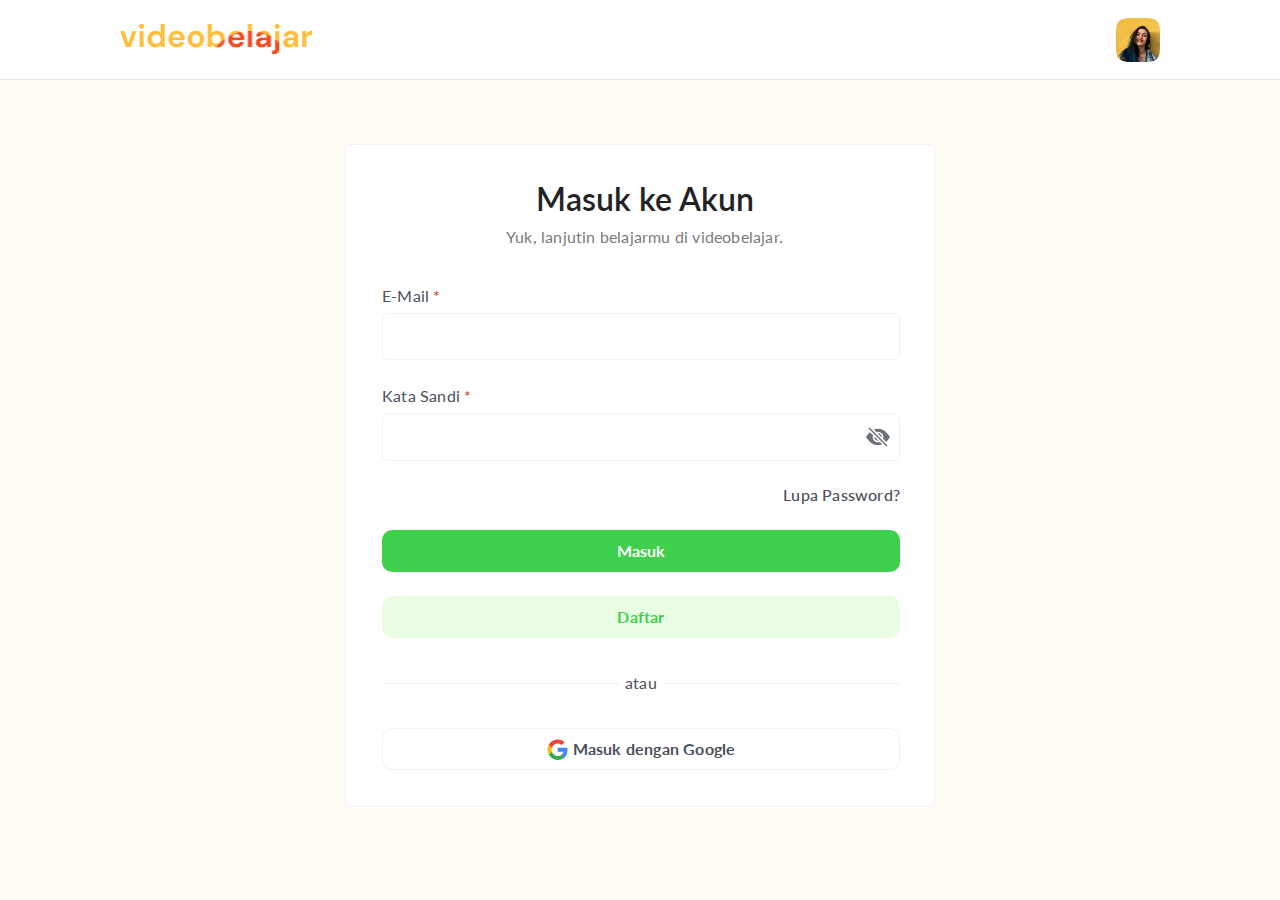
<file: index.html>
<!DOCTYPE html>
<html lang="en">
  <head>
    <meta charset="UTF-8" />
    <meta name="viewport" content="width=device-width, initial-scale=1.0" />
    <title>Video Belajar Login</title>
    <link rel="stylesheet" href="/src/index.css" />
  </head>
  <body>
    <!-- Navbar Start -->
    <nav class="navbar">
      <div class="logo">
        <a href="/index.html">
          <img src="/src/img/Logo.png" alt="videobelajar" />
        </a>
        <img src="/src/img/Avatar.png" alt="avatar" onclick="toggleMenu()" />
        <div class="sub-menu-container" id="subMenu">
          <div class="sub-menu">
            <div class="user-info">
              <img src="/src/img/Avatar.png" alt="avatar" />
              <h2>Jenna Ortega</h2>
            </div>
            <hr />

            <a href="/beranda.html" class="sub-menu-link"
              >Home <span>></span></a
            >
            <a href="/index.html" class="sub-menu-link">Login <span>></span></a>
            <a href="/register.html" class="sub-menu-link"
              >Daftar <span>></span></a
            >
          </div>
        </div>
      </div>
    </nav>
    <!-- Navbar Ends -->

    <!-- Section Start -->
    <section class="container">
      <div class="login-container">
        <div class="login-content">
          <h3>Masuk ke Akun</h3>
          <p>Yuk, lanjutin belajarmu di videobelajar.</p>
        </div>
        <form class="form-container">
          <div class="form-group">
            <label for="email">E-Mail <span>*</span></label>
            <input type="email" required />
          </div>
          <div class="form-group">
            <label for="password">Kata Sandi <span>*</span></label>
            <div class="password-container">
              <input id="password" type="password" required />
              <div id="togglePassword" class="toggle-password">
                <svg
                  xmlns="http://www.w3.org/2000/svg"
                  width="24"
                  height="24"
                  fill="currentColor"
                  class="bi bi-eye-slash-fill"
                  viewBox="0 0 16 16"
                >
                  <path
                    d="m10.79 12.912-1.614-1.615a3.5 3.5 0 0 1-4.474-4.474l-2.06-2.06C.938 6.278 0 8 0 8s3 5.5 8 5.5a7 7 0 0 0 2.79-.588M5.21 3.088A7 7 0 0 1 8 2.5c5 0 8 5.5 8 5.5s-.939 1.721-2.641 3.238l-2.062-2.062a3.5 3.5 0 0 0-4.474-4.474z"
                  />
                  <path
                    d="M5.525 7.646a2.5 2.5 0 0 0 2.829 2.829zm4.95.708-2.829-2.83a2.5 2.5 0 0 1 2.829 2.829zm3.171 6-12-12 .708-.708 12 12z"
                  />
                </svg>
              </div>
            </div>
          </div>
          <div class="forgot-password">
            <a href="/forgot-password.html">Lupa Password?</a>
          </div>
          <div class="loginbtn">
            <button type="submit">Masuk</button>
          </div>
          <div class="signupbtn">
            <a href="/register.html"><button type="button">Daftar</button></a>
          </div>
          <div class="divider">
            <span class="divider-text">atau</span>
          </div>
          <div class="googlebtn">
            <button type="button">
              <svg
                width="21"
                height="21"
                viewBox="0 0 21 21"
                fill="none"
                xmlns="http://www.w3.org/2000/svg"
              >
                <path
                  d="M20.4905 10.926C20.4905 10.0874 20.4224 9.47543 20.2752 8.84082H10.6992V12.6258H16.3201C16.2068 13.5664 15.5948 14.983 14.2349 15.9349L14.2159 16.0616L17.2436 18.4071L17.4534 18.4281C19.3798 16.6489 20.4905 14.0311 20.4905 10.926Z"
                  fill="#4285F4"
                ></path>
                <path
                  d="M10.6992 20.8983C13.453 20.8983 15.7648 19.9917 17.4534 18.4279L14.2349 15.9347C13.3737 16.5353 12.2177 16.9546 10.6992 16.9546C8.00211 16.9546 5.71297 15.1754 4.89695 12.7163L4.77734 12.7265L1.62906 15.1629L1.58789 15.2774C3.26508 18.6091 6.71016 20.8983 10.6992 20.8983Z"
                  fill="#34A853"
                ></path>
                <path
                  d="M4.89695 12.7164C4.68164 12.0818 4.55703 11.4018 4.55703 10.6993C4.55703 9.9966 4.68164 9.31668 4.88562 8.68207L4.87992 8.54691L1.69219 6.07129L1.58789 6.1209C0.896641 7.50348 0.5 9.05605 0.5 10.6993C0.5 12.3425 0.896641 13.895 1.58789 15.2775L4.89695 12.7164Z"
                  fill="#FBBC05"
                ></path>
                <path
                  d="M10.6992 4.44367C12.6144 4.44367 13.9062 5.27094 14.6429 5.96227L17.5213 3.1518C15.7535 1.50859 13.453 0.5 10.6992 0.5C6.71016 0.5 3.26508 2.78914 1.58789 6.12086L4.88563 8.68203C5.71297 6.22289 8.00211 4.44367 10.6992 4.44367Z"
                  fill="#EB4335"
                ></path>
              </svg>
              Masuk dengan Google
            </button>
          </div>
        </form>
      </div>
    </section>
    <!-- Section End -->

    <!-- Javascript Start -->
    <script>
      const subMenu = document.getElementById("subMenu");

      function toggleMenu() {
        subMenu.classList.toggle("open-menu");
      }

      const togglePassword = document.getElementById("togglePassword");
      const passwordInput = document.getElementById("password");

      togglePassword.addEventListener("click", () => {
        const isPassword = passwordInput.type === "password";
        passwordInput.type = isPassword ? "text" : "password";
        togglePassword.innerHTML = isPassword
          ? `
            <svg
            xmlns="http://www.w3.org/2000/svg"
            width="24"
            height="24"
            fill="currentColor"
            class="bi bi-eye-fill"
            viewBox="0 0 16 16"
            >
            <path d="M10.5 8a2.5 2.5 0 1 1-5 0 2.5 2.5 0 0 1 5 0" />
            <path d="M0 8s3-5.5 8-5.5S16 8 16 8s-3 5.5-8 5.5S0 8 0 8m8 3.5a3.5 3.5 0 1 0 0-7 3.5 3.5 0 0 0 0 7" />
            </svg>
            `
          : `
            <svg
            xmlns="http://www.w3.org/2000/svg"
            width="24"
            height="24"
            fill="currentColor"
            class="bi bi-eye-slash-fill"
            viewBox="0 0 16 16"
            >
            <path
            d="m10.79 12.912-1.614-1.615a3.5 3.5 0 0 1-4.474-4.474l-2.06-2.06C.938 6.278 0 8 0 8s3 5.5 8 5.5a7 7 0 0 0 2.79-.588M5.21 3.088A7 7 0 0 1 8 2.5c5 0 8 5.5 8 5.5s-.939 1.721-2.641 3.238l-2.062-2.062a3.5 3.5 0 0 0-4.474-4.474z"
            />
            <path
            d="M5.525 7.646a2.5 2.5 0 0 0 2.829 2.829zm4.95.708-2.829-2.83a2.5 2.5 0 0 1 2.829 2.829zm3.171 6-12-12 .708-.708 12 12z"
            />
            </svg>
            `;
      });
    </script>
    <!-- Javascript End -->
  </body>
</html>
</file>
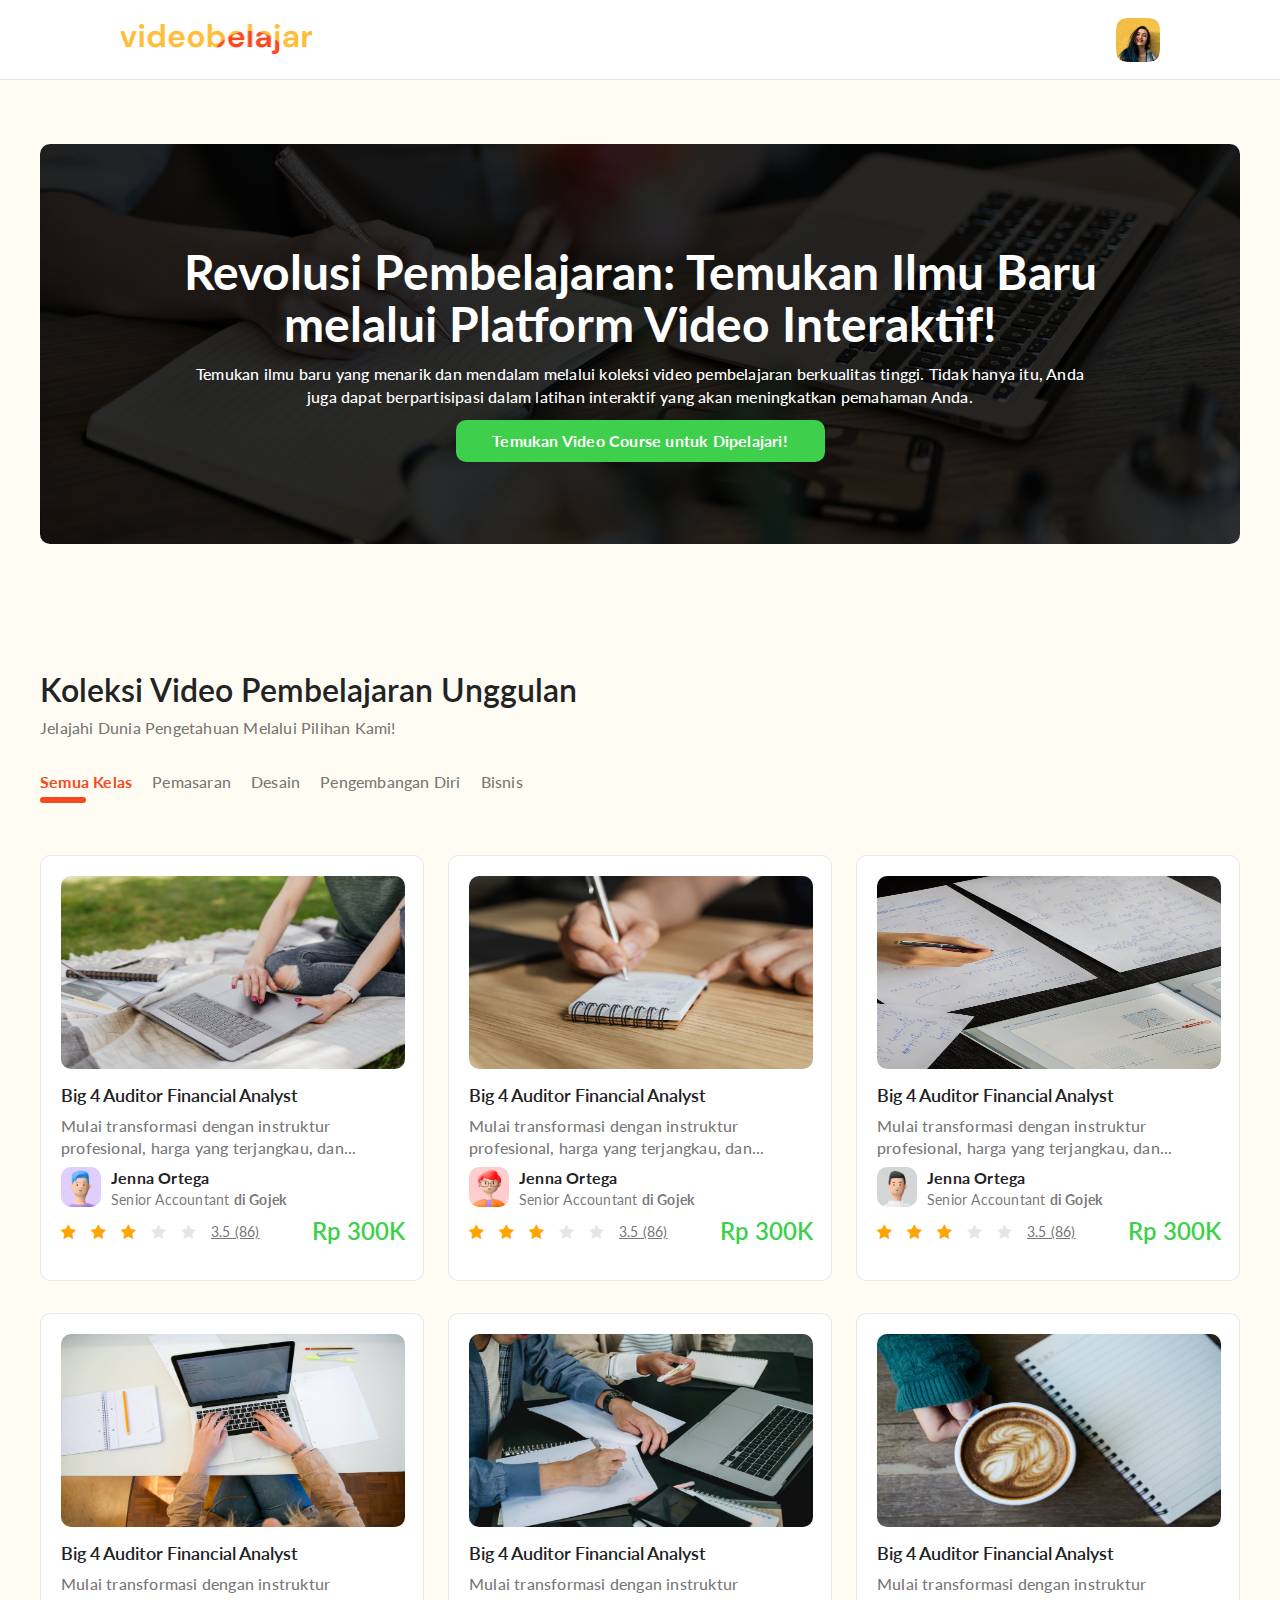
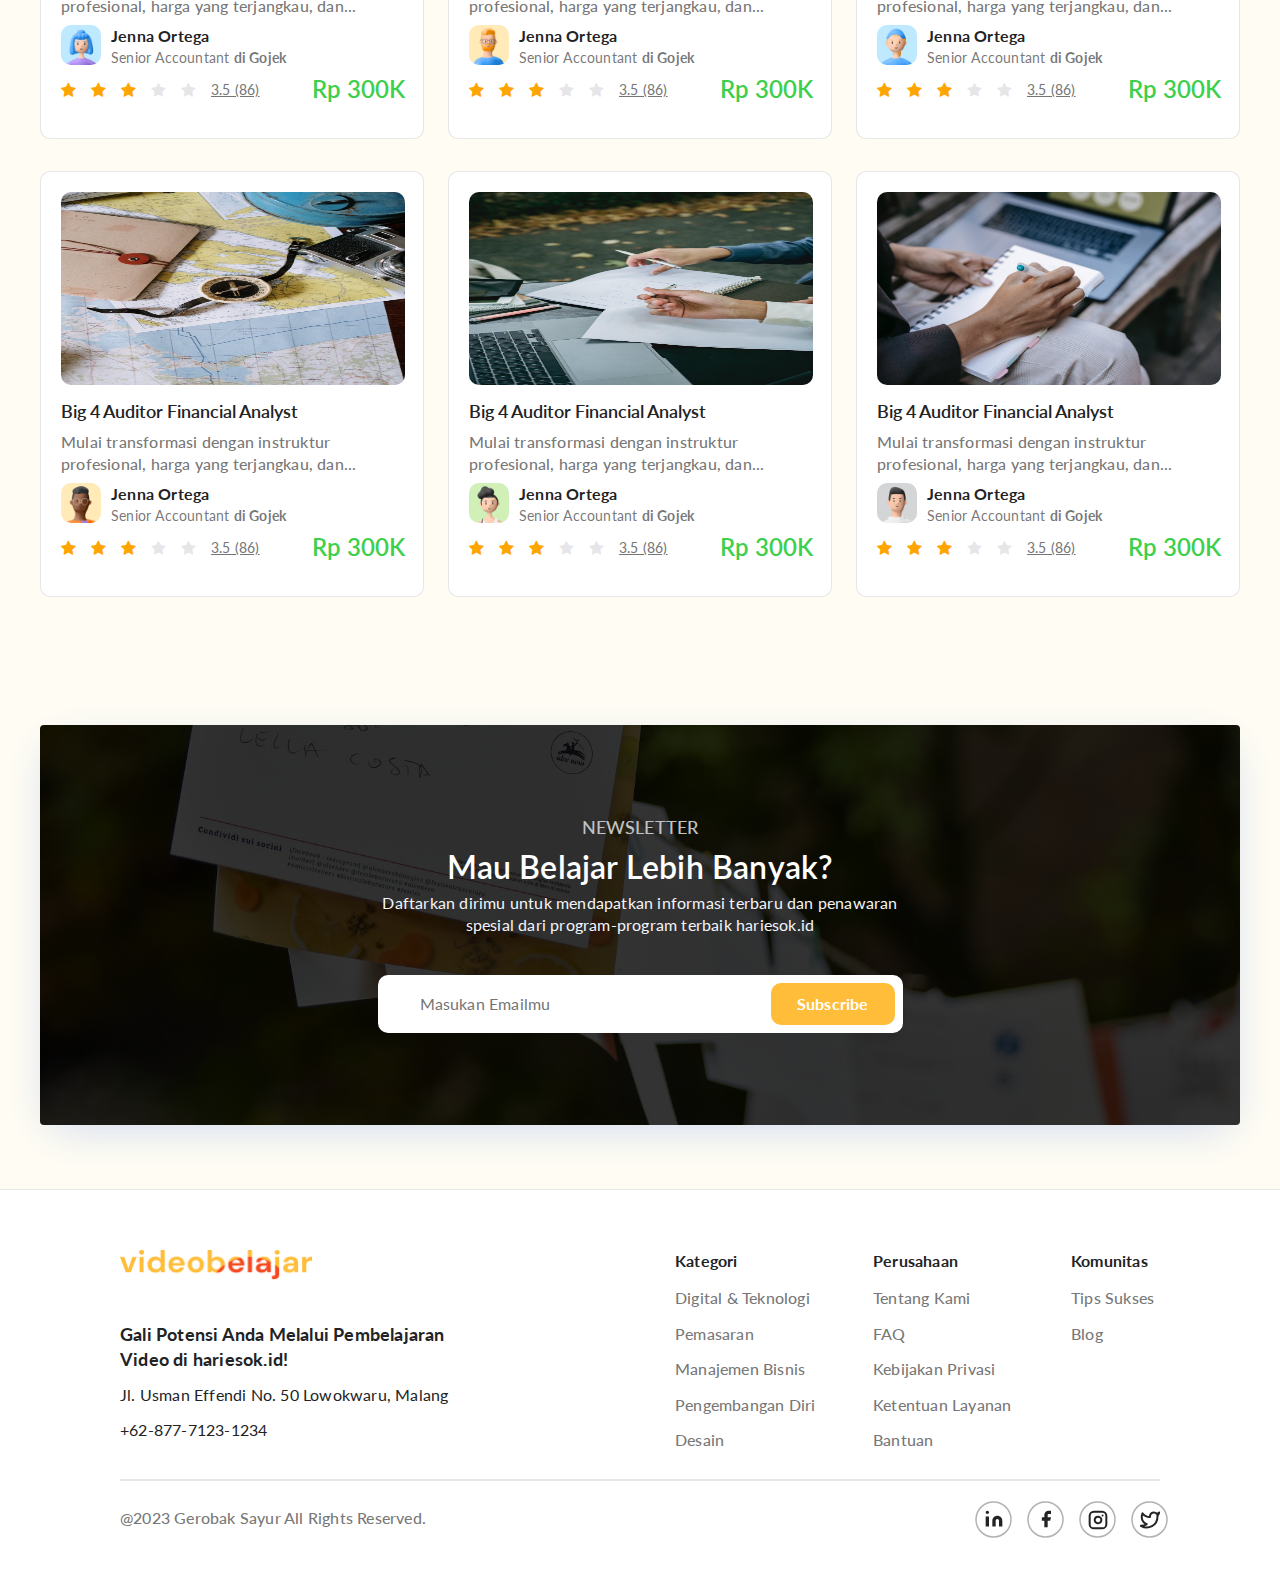
<file: beranda.html>
<!DOCTYPE html>
<html lang="en">
  <head>
    <meta charset="UTF-8" />
    <meta name="viewport" content="width=device-width, initial-scale=1.0" />
    <title>Video Belajar</title>
    <link rel="stylesheet" href="/src/beranda.css" />
    <link
      rel="stylesheet"
      href="https://cdnjs.cloudflare.com/ajax/libs/font-awesome/4.7.0/css/font-awesome.min.css"
    />
  </head>
  <body>
    <!-- Navbar Start -->
    <nav class="navbar">
      <div class="logo">
        <a href="/index.html">
          <img src="/src/img/Logo.png" alt="videobelajar" />
        </a>
        <img src="/src/img/Avatar.png" alt="avatar" onclick="toggleMenu()" />
        <div class="sub-menu-container" id="subMenu">
          <div class="sub-menu">
            <div class="user-info">
              <img src="/src/img/Avatar.png" alt="avatar" />
              <h2>Jenna Ortega</h2>
            </div>
            <hr />

            <a href="/beranda.html" class="sub-menu-link"
              >Home <span>></span></a
            >
            <a href="/index.html" class="sub-menu-link">Login <span>></span></a>
            <a href="/register.html" class="sub-menu-link"
              >Daftar <span>></span></a
            >
          </div>
        </div>
      </div>
    </nav>
    <!-- Navbar End -->

    <!-- Hero Start -->
    <section class="container">
      <div class="hero-container">
        <div class="hero-content">
          <h1>
            Revolusi Pembelajaran: Temukan Ilmu Baru melalui Platform Video
            Interaktif!
          </h1>
          <p>
            Temukan ilmu baru yang menarik dan mendalam melalui koleksi video
            pembelajaran berkualitas tinggi. Tidak hanya itu, Anda juga dapat
            berpartisipasi dalam latihan interaktif yang akan meningkatkan
            pemahaman Anda.
          </p>
          <button type="submit">Temukan Video Course untuk Dipelajari!</button>
        </div>
      </div>
    </section>
    <!-- Hero End -->

    <!-- Section Start -->
    <section class="container">
      <div class="section-container">
        <div class="content-header">
          <h2>Koleksi Video Pembelajaran Unggulan</h2>
          <p>Jelajahi Dunia Pengetahuan Melalui Pilihan Kami!</p>
        </div>

        <!-- Kategori Start -->
        <div class="category-container">
          <a class="active" href="#">Semua Kelas</a>
          <a href="#">Pemasaran</a>
          <a href="#">Desain</a>
          <a href="#">Pengembangan Diri</a>
          <a href="#">Bisnis</a>
        </div>
        <!-- Kategori End -->

        <!-- Card Start -->
        <!-- Card Column 1 Start -->
        <div class="card-container">
          <!-- Card 1 Start -->
          <div class="card">
            <img src="/src/img/Card1.jpg" alt="Card" />

            <div class="card-content">
              <h3>Big 4 Auditor Financial Analyst</h3>
              <p>
                Mulai transformasi dengan instruktur profesional, harga yang
                terjangkau, dan...
              </p>

              <div class="card-user">
                <img src="/src/img/User1.png" alt="User" />
                <div class="user">
                  <h6>Jenna Ortega</h6>
                  <p>Senior Accountant <span>di Gojek</span></p>
                </div>
              </div>

              <div class="card-rate">
                <div class="rating">
                  <span class="fa fa-star checked"></span>
                  <span class="fa fa-star checked"></span>
                  <span class="fa fa-star checked"></span>
                  <span class="fa fa-star"></span>
                  <span class="fa fa-star"></span>
                  <h6>3.5 (86)</h6>
                </div>
                <div class="price">Rp 300K</div>
              </div>
            </div>
          </div>
          <!-- Card 1 End -->

          <!-- Card 2 Start -->
          <div class="card">
            <img src="/src/img/Card2.jpg" alt="Card" />

            <div class="card-content">
              <h3>Big 4 Auditor Financial Analyst</h3>
              <p>
                Mulai transformasi dengan instruktur profesional, harga yang
                terjangkau, dan...
              </p>

              <div class="card-user">
                <img src="/src/img/User2.png" alt="User" />
                <div class="user">
                  <h6>Jenna Ortega</h6>
                  <p>Senior Accountant <span>di Gojek</span></p>
                </div>
              </div>

              <div class="card-rate">
                <div class="rating">
                  <span class="fa fa-star checked"></span>
                  <span class="fa fa-star checked"></span>
                  <span class="fa fa-star checked"></span>
                  <span class="fa fa-star"></span>
                  <span class="fa fa-star"></span>
                  <h6>3.5 (86)</h6>
                </div>
                <div class="price">Rp 300K</div>
              </div>
            </div>
          </div>
          <!-- Card 2 End -->

          <!-- Card 3 Start -->
          <div class="card">
            <img src="/src/img/Card3.jpg" alt="Card" />

            <div class="card-content">
              <h3>Big 4 Auditor Financial Analyst</h3>
              <p>
                Mulai transformasi dengan instruktur profesional, harga yang
                terjangkau, dan...
              </p>

              <div class="card-user">
                <img src="/src/img/User3.png" alt="User" />
                <div class="user">
                  <h6>Jenna Ortega</h6>
                  <p>Senior Accountant <span>di Gojek</span></p>
                </div>
              </div>

              <div class="card-rate">
                <div class="rating">
                  <span class="fa fa-star checked"></span>
                  <span class="fa fa-star checked"></span>
                  <span class="fa fa-star checked"></span>
                  <span class="fa fa-star"></span>
                  <span class="fa fa-star"></span>
                  <h6>3.5 (86)</h6>
                </div>
                <div class="price">Rp 300K</div>
              </div>
            </div>
          </div>
          <!-- Card 3 End -->
        </div>
        <!-- Card Column 1 End -->

        <!-- Card Column 2 Start -->
        <div class="card-container">
          <!-- Card 1 Start -->
          <div class="card">
            <img src="/src/img/Card4.jpg" alt="Card" />

            <div class="card-content">
              <h3>Big 4 Auditor Financial Analyst</h3>
              <p>
                Mulai transformasi dengan instruktur profesional, harga yang
                terjangkau, dan...
              </p>

              <div class="card-user">
                <img src="/src/img/User4.png" alt="User" />
                <div class="user">
                  <h6>Jenna Ortega</h6>
                  <p>Senior Accountant <span>di Gojek</span></p>
                </div>
              </div>

              <div class="card-rate">
                <div class="rating">
                  <span class="fa fa-star checked"></span>
                  <span class="fa fa-star checked"></span>
                  <span class="fa fa-star checked"></span>
                  <span class="fa fa-star"></span>
                  <span class="fa fa-star"></span>
                  <h6>3.5 (86)</h6>
                </div>
                <div class="price">Rp 300K</div>
              </div>
            </div>
          </div>
          <!-- Card 1 End -->

          <!-- Card 2 Start -->
          <div class="card">
            <img src="/src/img/Card5.jpg" alt="Card" />

            <div class="card-content">
              <h3>Big 4 Auditor Financial Analyst</h3>
              <p>
                Mulai transformasi dengan instruktur profesional, harga yang
                terjangkau, dan...
              </p>

              <div class="card-user">
                <img src="/src/img/User5.png" alt="User" />
                <div class="user">
                  <h6>Jenna Ortega</h6>
                  <p>Senior Accountant <span>di Gojek</span></p>
                </div>
              </div>

              <div class="card-rate">
                <div class="rating">
                  <span class="fa fa-star checked"></span>
                  <span class="fa fa-star checked"></span>
                  <span class="fa fa-star checked"></span>
                  <span class="fa fa-star"></span>
                  <span class="fa fa-star"></span>
                  <h6>3.5 (86)</h6>
                </div>
                <div class="price">Rp 300K</div>
              </div>
            </div>
          </div>
          <!-- Card 2 End -->

          <!-- Card 3 Start -->
          <div class="card">
            <img src="/src/img/Card6.jpg" alt="Card" />

            <div class="card-content">
              <h3>Big 4 Auditor Financial Analyst</h3>
              <p>
                Mulai transformasi dengan instruktur profesional, harga yang
                terjangkau, dan...
              </p>

              <div class="card-user">
                <img src="/src/img/User6.png" alt="User" />
                <div class="user">
                  <h6>Jenna Ortega</h6>
                  <p>Senior Accountant <span>di Gojek</span></p>
                </div>
              </div>

              <div class="card-rate">
                <div class="rating">
                  <span class="fa fa-star checked"></span>
                  <span class="fa fa-star checked"></span>
                  <span class="fa fa-star checked"></span>
                  <span class="fa fa-star"></span>
                  <span class="fa fa-star"></span>
                  <h6>3.5 (86)</h6>
                </div>
                <div class="price">Rp 300K</div>
              </div>
            </div>
          </div>
          <!-- Card 3 End -->
        </div>
        <!-- Card Column 2 End -->

        <!-- Card Column 3 Start -->
        <div class="card-container">
          <!-- Card 1 Start -->
          <div class="card">
            <img src="/src/img/Card7.jpg" alt="Card" />

            <div class="card-content">
              <h3>Big 4 Auditor Financial Analyst</h3>
              <p>
                Mulai transformasi dengan instruktur profesional, harga yang
                terjangkau, dan...
              </p>

              <div class="card-user">
                <img src="/src/img/User7.png" alt="User" />
                <div class="user">
                  <h6>Jenna Ortega</h6>
                  <p>Senior Accountant <span>di Gojek</span></p>
                </div>
              </div>

              <div class="card-rate">
                <div class="rating">
                  <span class="fa fa-star checked"></span>
                  <span class="fa fa-star checked"></span>
                  <span class="fa fa-star checked"></span>
                  <span class="fa fa-star"></span>
                  <span class="fa fa-star"></span>
                  <h6>3.5 (86)</h6>
                </div>
                <div class="price">Rp 300K</div>
              </div>
            </div>
          </div>
          <!-- Card 1 End -->

          <!-- Card 2 Start -->
          <div class="card">
            <img src="/src/img/Card8.jpg" alt="Card" />

            <div class="card-content">
              <h3>Big 4 Auditor Financial Analyst</h3>
              <p>
                Mulai transformasi dengan instruktur profesional, harga yang
                terjangkau, dan...
              </p>

              <div class="card-user">
                <img src="/src/img/User8.png" alt="User" />
                <div class="user">
                  <h6>Jenna Ortega</h6>
                  <p>Senior Accountant <span>di Gojek</span></p>
                </div>
              </div>

              <div class="card-rate">
                <div class="rating">
                  <span class="fa fa-star checked"></span>
                  <span class="fa fa-star checked"></span>
                  <span class="fa fa-star checked"></span>
                  <span class="fa fa-star"></span>
                  <span class="fa fa-star"></span>
                  <h6>3.5 (86)</h6>
                </div>
                <div class="price">Rp 300K</div>
              </div>
            </div>
          </div>
          <!-- Card 2 End -->

          <!-- Card 3 Start -->
          <div class="card">
            <img src="/src/img/Card9.jpg" alt="Card" />

            <div class="card-content">
              <h3>Big 4 Auditor Financial Analyst</h3>
              <p>
                Mulai transformasi dengan instruktur profesional, harga yang
                terjangkau, dan...
              </p>

              <div class="card-user">
                <img src="/src/img/User9.png" alt="User" />
                <div class="user">
                  <h6>Jenna Ortega</h6>
                  <p>Senior Accountant <span>di Gojek</span></p>
                </div>
              </div>

              <div class="card-rate">
                <div class="rating">
                  <span class="fa fa-star checked"></span>
                  <span class="fa fa-star checked"></span>
                  <span class="fa fa-star checked"></span>
                  <span class="fa fa-star"></span>
                  <span class="fa fa-star"></span>
                  <h6>3.5 (86)</h6>
                </div>
                <div class="price">Rp 300K</div>
              </div>
            </div>
          </div>
          <!-- Card 3 End -->
        </div>
        <!-- Card Column 3 End -->
        <!-- Card End -->
      </div>
    </section>
    <!-- Section End -->

    <!-- Newsletter Start -->
    <section class="container">
      <div class="newsletter">
        <div class="newsletter-container">
          <div class="newsletter-content">
            <h2>NEWSLETTER</h2>
            <h1>Mau Belajar Lebih Banyak?</h1>
            <p>
              Daftarkan dirimu untuk mendapatkan informasi terbaru dan penawaran
              spesial dari program-program terbaik hariesok.id
            </p>
          </div>
          <div class="newsletter-form">
            <input type="email" placeholder="Masukan Emailmu" />
            <button type="submit">Subscribe</button>
          </div>
        </div>
      </div>
    </section>
    <!-- Newsletter End -->

    <!-- Footer Start -->
    <footer class="footer">
      <div class="footer-container">
        <div class="footer-content">
          <div class="footer-logo">
            <img src="/src/img/Logo.png" alt="videobelajar" />
          </div>
          <div class="address">
            <h3>
              Gali Potensi Anda Melalui Pembelajaran Video di hariesok.id!
            </h3>
            <address>Jl. Usman Effendi No. 50 Lowokwaru, Malang</address>
            <p>+62-877-7123-1234</p>
          </div>
        </div>
        <div class="footer-link">
          <div class="footer-category">
            <h3>Kategori</h3>
            <div class="category-link">
              <a href="#">Digital & Teknologi</a>
              <a href="#">Pemasaran</a>
              <a href="#">Manajemen Bisnis</a>
              <a href="#">Pengembangan Diri</a>
              <a href="#">Desain</a>
            </div>
          </div>
          <div class="footer-category">
            <h3>Perusahaan</h3>
            <div class="category-link">
              <a href="#">Tentang Kami</a>
              <a href="#">FAQ</a>
              <a href="#">Kebijakan Privasi</a>
              <a href="#">Ketentuan Layanan</a>
              <a href="#">Bantuan</a>
            </div>
          </div>
          <div class="footer-category">
            <h3>Komunitas</h3>
            <div class="category-link">
              <a href="#">Tips Sukses</a>
              <a href="#">Blog</a>
            </div>
          </div>
          <div class="footer-category-responsive">
            <a href="#"
              >Kategori
              <span
                ><svg
                  width="8"
                  height="12"
                  viewBox="0 0 8 12"
                  fill="none"
                  xmlns="http://www.w3.org/2000/svg"
                >
                  <path
                    d="M0.589844 10.59L5.16984 6L0.589844 1.41L1.99984 0L7.99984 6L1.99984 12L0.589844 10.59Z"
                    fill="#3A3541"
                    fill-opacity="0.54"
                  />
                </svg> </span
            ></a>
            <a href="#"
              >Perusahaan
              <span
                ><svg
                  width="8"
                  height="12"
                  viewBox="0 0 8 12"
                  fill="none"
                  xmlns="http://www.w3.org/2000/svg"
                >
                  <path
                    d="M0.589844 10.59L5.16984 6L0.589844 1.41L1.99984 0L7.99984 6L1.99984 12L0.589844 10.59Z"
                    fill="#3A3541"
                    fill-opacity="0.54"
                  />
                </svg> </span
            ></a>
            <a href="#"
              >Komunitas
              <span
                ><svg
                  width="8"
                  height="12"
                  viewBox="0 0 8 12"
                  fill="none"
                  xmlns="http://www.w3.org/2000/svg"
                >
                  <path
                    d="M0.589844 10.59L5.16984 6L0.589844 1.41L1.99984 0L7.99984 6L1.99984 12L0.589844 10.59Z"
                    fill="#3A3541"
                    fill-opacity="0.54"
                  />
                </svg> </span
            ></a>
          </div>
        </div>
      </div>

      <div class="solid">
        <hr />
      </div>

      <div class="footer-bottom">
        <div class="copyright">@2023 Gerobak Sayur All Rights Reserved.</div>
        <div class="social-link">
          <a href="#"
            ><svg
              width="37"
              height="37"
              viewBox="0 0 37 37"
              fill="none"
              xmlns="http://www.w3.org/2000/svg"
            >
              <path
                opacity="0.35"
                fill-rule="evenodd"
                clip-rule="evenodd"
                d="M18.5 36C28.165 36 36 28.165 36 18.5C36 8.83502 28.165 1 18.5 1C8.83502 1 1 8.83502 1 18.5C1 28.165 8.83502 36 18.5 36Z"
                stroke="#222325"
                stroke-width="1.5"
              />
              <path
                d="M22.334 14.6665C23.6601 14.6665 24.9318 15.1933 25.8695 16.131C26.8072 17.0687 27.334 18.3404 27.334 19.6665V25.4998H24.0007V19.6665C24.0007 19.2245 23.8251 18.8006 23.5125 18.488C23.1999 18.1754 22.776 17.9998 22.334 17.9998C21.892 17.9998 21.468 18.1754 21.1555 18.488C20.8429 18.8006 20.6673 19.2245 20.6673 19.6665V25.4998H17.334V19.6665C17.334 18.3404 17.8608 17.0687 18.7985 16.131C19.7361 15.1933 21.0079 14.6665 22.334 14.6665Z"
                fill="#222325"
              />
              <path
                d="M13.9993 15.5H10.666V25.5H13.9993V15.5Z"
                fill="#222325"
              />
              <path
                d="M12.3327 12.9998C13.2532 12.9998 13.9993 12.2536 13.9993 11.3332C13.9993 10.4127 13.2532 9.6665 12.3327 9.6665C11.4122 9.6665 10.666 10.4127 10.666 11.3332C10.666 12.2536 11.4122 12.9998 12.3327 12.9998Z"
                fill="#222325"
              />
            </svg>
          </a>
          <a href="#"
            ><svg
              width="37"
              height="37"
              viewBox="0 0 37 37"
              fill="none"
              xmlns="http://www.w3.org/2000/svg"
            >
              <path
                opacity="0.35"
                fill-rule="evenodd"
                clip-rule="evenodd"
                d="M18.5 36C28.165 36 36 28.165 36 18.5C36 8.83502 28.165 1 18.5 1C8.83502 1 1 8.83502 1 18.5C1 28.165 8.83502 36 18.5 36Z"
                stroke="#222325"
                stroke-width="1.5"
              />
              <path
                d="M24.0007 9.6665H21.5007C20.3956 9.6665 19.3358 10.1055 18.5544 10.8869C17.773 11.6683 17.334 12.7281 17.334 13.8332V16.3332H14.834V19.6665H17.334V26.3332H20.6673V19.6665H23.1673L24.0007 16.3332H20.6673V13.8332C20.6673 13.6122 20.7551 13.4002 20.9114 13.2439C21.0677 13.0876 21.2796 12.9998 21.5007 12.9998H24.0007V9.6665Z"
                fill="#222325"
              />
            </svg>
          </a>
          <a href="#"
            ><svg
              width="37"
              height="37"
              viewBox="0 0 37 37"
              fill="none"
              xmlns="http://www.w3.org/2000/svg"
            >
              <path
                opacity="0.35"
                fill-rule="evenodd"
                clip-rule="evenodd"
                d="M18.5 36C28.165 36 36 28.165 36 18.5C36 8.83502 28.165 1 18.5 1C8.83502 1 1 8.83502 1 18.5C1 28.165 8.83502 36 18.5 36Z"
                stroke="#222325"
                stroke-width="1.5"
              />
              <g clip-path="url(#clip0_8162_424)">
                <path
                  d="M23.166 10.6665H14.8327C12.5315 10.6665 10.666 12.532 10.666 14.8332V23.1665C10.666 25.4677 12.5315 27.3332 14.8327 27.3332H23.166C25.4672 27.3332 27.3327 25.4677 27.3327 23.1665V14.8332C27.3327 12.532 25.4672 10.6665 23.166 10.6665Z"
                  stroke="#222325"
                  stroke-width="2"
                  stroke-linecap="round"
                  stroke-linejoin="round"
                />
                <path
                  d="M22.3337 18.4748C22.4366 19.1683 22.3181 19.8766 21.9952 20.4989C21.6723 21.1213 21.1614 21.6259 20.5351 21.9412C19.9088 22.2564 19.1991 22.3661 18.5069 22.2547C17.8147 22.1433 17.1752 21.8165 16.6794 21.3207C16.1837 20.825 15.8569 20.1855 15.7455 19.4933C15.6341 18.8011 15.7438 18.0913 16.059 17.4651C16.3742 16.8388 16.8789 16.3279 17.5012 16.005C18.1236 15.682 18.8319 15.5636 19.5254 15.6664C20.2328 15.7713 20.8878 16.101 21.3935 16.6067C21.8992 17.1124 22.2288 17.7673 22.3337 18.4748Z"
                  stroke="#222325"
                  stroke-width="2"
                  stroke-linecap="round"
                  stroke-linejoin="round"
                />
                <path
                  d="M23.584 14.4165H23.5923"
                  stroke="#222325"
                  stroke-width="2"
                  stroke-linecap="round"
                  stroke-linejoin="round"
                />
              </g>
              <defs>
                <clipPath id="clip0_8162_424">
                  <rect
                    width="20"
                    height="20"
                    fill="white"
                    transform="translate(9 9)"
                  />
                </clipPath>
              </defs>
            </svg>
          </a>
          <a href="#"
            ><svg
              width="37"
              height="37"
              viewBox="0 0 37 37"
              fill="none"
              xmlns="http://www.w3.org/2000/svg"
            >
              <path
                opacity="0.35"
                fill-rule="evenodd"
                clip-rule="evenodd"
                d="M18.5 36C28.165 36 36 28.165 36 18.5C36 8.83502 28.165 1 18.5 1C8.83502 1 1 8.83502 1 18.5C1 28.165 8.83502 36 18.5 36Z"
                stroke="#222325"
                stroke-width="1.5"
              />
              <g clip-path="url(#clip0_8162_430)">
                <path
                  d="M28.1654 11.5001C27.3674 12.063 26.4838 12.4935 25.5487 12.7751C25.0468 12.198 24.3798 11.789 23.6379 11.6034C22.896 11.4177 22.1149 11.4644 21.4004 11.7371C20.6859 12.0098 20.0724 12.4954 19.6429 13.1282C19.2133 13.7609 18.9884 14.5104 18.9987 15.2751V16.1084C17.5342 16.1464 16.0831 15.8216 14.7745 15.163C13.466 14.5043 12.3406 13.5323 11.4987 12.3334C11.4987 12.3334 8.16536 19.8334 15.6654 23.1667C13.9491 24.3317 11.9047 24.9159 9.83203 24.8334C17.332 29.0001 26.4987 24.8334 26.4987 15.2501C26.4979 15.018 26.4756 14.7864 26.432 14.5584C27.2825 13.7197 27.8827 12.6607 28.1654 11.5001V11.5001Z"
                  stroke="#222325"
                  stroke-width="2"
                  stroke-linecap="round"
                  stroke-linejoin="round"
                />
              </g>
              <defs>
                <clipPath id="clip0_8162_430">
                  <rect
                    width="20"
                    height="20"
                    fill="white"
                    transform="translate(9 9)"
                  />
                </clipPath>
              </defs>
            </svg>
          </a>
        </div>
      </div>
    </footer>
    <!-- Footer End -->

    <!-- Javascript Start -->
    <script>
      const subMenu = document.getElementById("subMenu");

      function toggleMenu() {
        subMenu.classList.toggle("open-menu");
      }

      const links = document.querySelectorAll(".category-container a");

      links.forEach((link) => {
        link.addEventListener("click", function (event) {
          event.preventDefault();

          links.forEach((link) => link.classList.remove("active"));
          this.classList.add("active");
        });
      });
    </script>
    <!-- Javascript End -->
  </body>
</html>
</file>
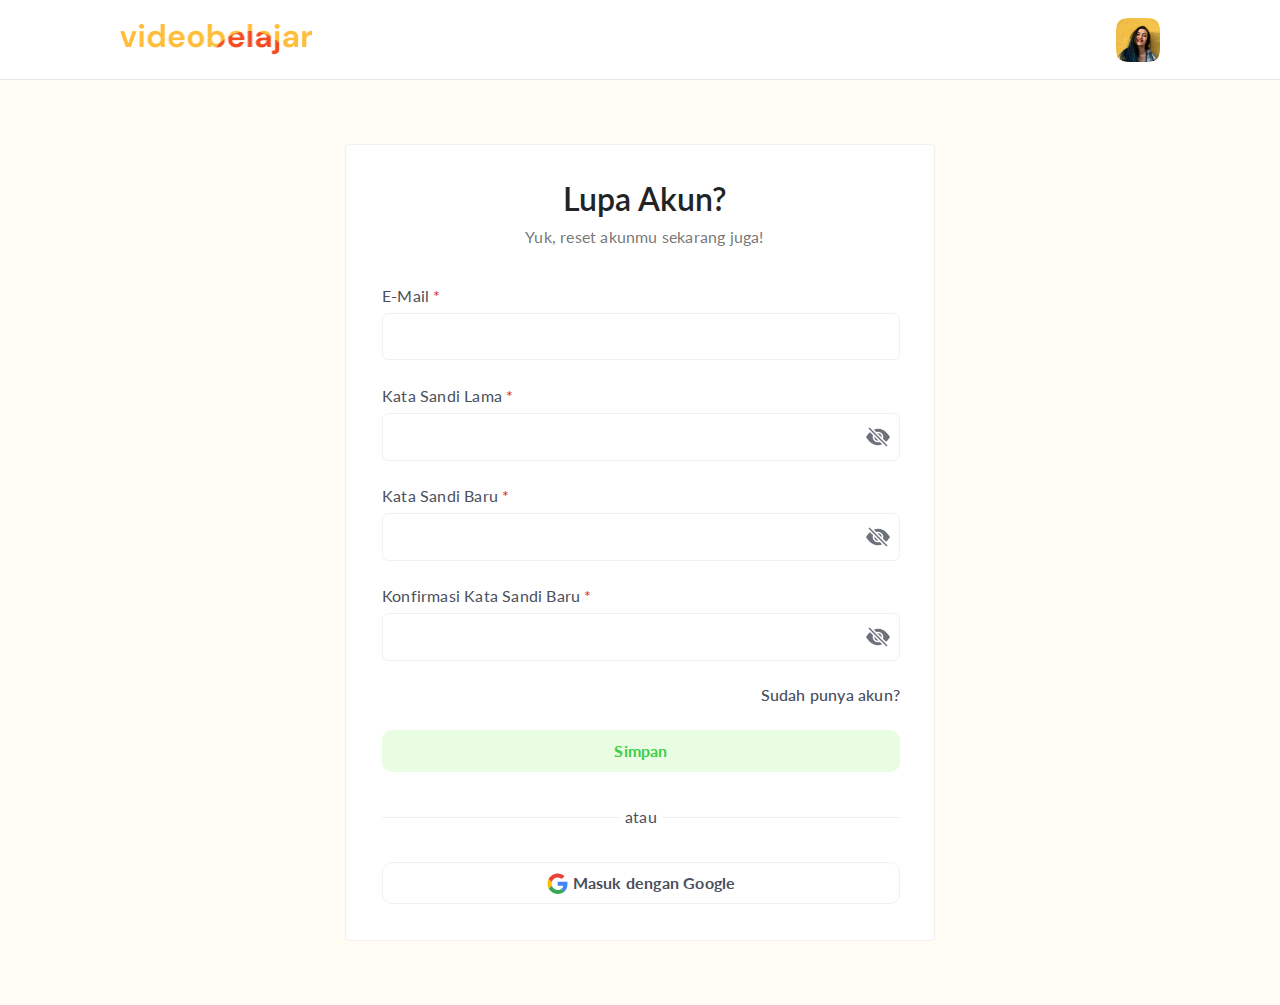
<file: forgot-password.html>
<!DOCTYPE html>
<html lang="en">
  <head>
    <meta charset="UTF-8" />
    <meta name="viewport" content="width=device-width, initial-scale=1.0" />
    <title>Video Belajar Lupa Password</title>
    <link rel="stylesheet" href="/src/forgot-password.css" />
  </head>
  <body>
    <!-- Navbar Start -->
    <nav class="navbar">
      <div class="logo">
        <a href="/index.html">
          <img src="/src/img/Logo.png" alt="videobelajar" />
        </a>
        <img src="/src/img/Avatar.png" alt="avatar" onclick="toggleMenu()" />
        <div class="sub-menu-container" id="subMenu">
          <div class="sub-menu">
            <div class="user-info">
              <img src="/src/img/Avatar.png" alt="avatar" />
              <h2>Jenna Ortega</h2>
            </div>
            <hr />

            <a href="/beranda.html" class="sub-menu-link"
              >Home <span>></span></a
            >
            <a href="/index.html" class="sub-menu-link">Login <span>></span></a>
            <a href="/register.html" class="sub-menu-link"
              >Daftar <span>></span></a
            >
          </div>
        </div>
      </div>
    </nav>
    <!-- Navbar Ends -->

    <!-- Section Start -->
    <section class="container">
      <div class="login-container">
        <div class="login-content">
          <h3>Lupa Akun?</h3>
          <p>Yuk, reset akunmu sekarang juga!</p>
        </div>

        <form class="form-container">
          <div class="form-group">
            <label for="email">E-Mail <span>*</span></label>
            <input type="email" required />
          </div>

          <div class="form-group">
            <label for="old-password">Kata Sandi Lama <span>*</span></label>
            <div class="password-container">
              <input id="password" type="password" required />
              <div id="togglePassword" class="toggle-password">
                <svg
                  xmlns="http://www.w3.org/2000/svg"
                  width="24"
                  height="24"
                  fill="currentColor"
                  class="bi bi-eye-slash-fill"
                  viewBox="0 0 16 16"
                >
                  <path
                    d="m10.79 12.912-1.614-1.615a3.5 3.5 0 0 1-4.474-4.474l-2.06-2.06C.938 6.278 0 8 0 8s3 5.5 8 5.5a7 7 0 0 0 2.79-.588M5.21 3.088A7 7 0 0 1 8 2.5c5 0 8 5.5 8 5.5s-.939 1.721-2.641 3.238l-2.062-2.062a3.5 3.5 0 0 0-4.474-4.474z"
                  />
                  <path
                    d="M5.525 7.646a2.5 2.5 0 0 0 2.829 2.829zm4.95.708-2.829-2.83a2.5 2.5 0 0 1 2.829 2.829zm3.171 6-12-12 .708-.708 12 12z"
                  />
                </svg>
              </div>
            </div>
          </div>

          <div class="form-group">
            <label for="new-password">Kata Sandi Baru <span>*</span></label>
            <div class="password-container">
              <input id="new-password" type="password" required />
              <div id="toggleNewPassword" class="toggle-password">
                <svg
                  xmlns="http://www.w3.org/2000/svg"
                  width="24"
                  height="24"
                  fill="currentColor"
                  class="bi bi-eye-slash-fill"
                  viewBox="0 0 16 16"
                >
                  <path
                    d="m10.79 12.912-1.614-1.615a3.5 3.5 0 0 1-4.474-4.474l-2.06-2.06C.938 6.278 0 8 0 8s3 5.5 8 5.5a7 7 0 0 0 2.79-.588M5.21 3.088A7 7 0 0 1 8 2.5c5 0 8 5.5 8 5.5s-.939 1.721-2.641 3.238l-2.062-2.062a3.5 3.5 0 0 0-4.474-4.474z"
                  />
                  <path
                    d="M5.525 7.646a2.5 2.5 0 0 0 2.829 2.829zm4.95.708-2.829-2.83a2.5 2.5 0 0 1 2.829 2.829zm3.171 6-12-12 .708-.708 12 12z"
                  />
                </svg>
              </div>
            </div>
          </div>
          <div class="form-group">
            <label for="confirm-new-password"
              >Konfirmasi Kata Sandi Baru <span>*</span></label
            >
            <div class="password-container">
              <input id="confirm-password" type="password" required />
              <div id="toggleConfirmPassword" class="toggle-password">
                <svg
                  xmlns="http://www.w3.org/2000/svg"
                  width="24"
                  height="24"
                  fill="currentColor"
                  class="bi bi-eye-slash-fill"
                  viewBox="0 0 16 16"
                >
                  <path
                    d="m10.79 12.912-1.614-1.615a3.5 3.5 0 0 1-4.474-4.474l-2.06-2.06C.938 6.278 0 8 0 8s3 5.5 8 5.5a7 7 0 0 0 2.79-.588M5.21 3.088A7 7 0 0 1 8 2.5c5 0 8 5.5 8 5.5s-.939 1.721-2.641 3.238l-2.062-2.062a3.5 3.5 0 0 0-4.474-4.474z"
                  />
                  <path
                    d="M5.525 7.646a2.5 2.5 0 0 0 2.829 2.829zm4.95.708-2.829-2.83a2.5 2.5 0 0 1 2.829 2.829zm3.171 6-12-12 .708-.708 12 12z"
                  />
                </svg>
              </div>
            </div>
          </div>
          <div class="have-account">
            <a href="/index.html">Sudah punya akun?</a>
          </div>
          <div class="savebtn">
            <button type="submit">Simpan</button>
          </div>
          <div class="divider">
            <span class="divider-text">atau</span>
          </div>
          <div class="googlebtn">
            <button type="button">
              <svg
                width="21"
                height="21"
                viewBox="0 0 21 21"
                fill="none"
                xmlns="http://www.w3.org/2000/svg"
              >
                <path
                  d="M20.4905 10.926C20.4905 10.0874 20.4224 9.47543 20.2752 8.84082H10.6992V12.6258H16.3201C16.2068 13.5664 15.5948 14.983 14.2349 15.9349L14.2159 16.0616L17.2436 18.4071L17.4534 18.4281C19.3798 16.6489 20.4905 14.0311 20.4905 10.926Z"
                  fill="#4285F4"
                ></path>
                <path
                  d="M10.6992 20.8983C13.453 20.8983 15.7648 19.9917 17.4534 18.4279L14.2349 15.9347C13.3737 16.5353 12.2177 16.9546 10.6992 16.9546C8.00211 16.9546 5.71297 15.1754 4.89695 12.7163L4.77734 12.7265L1.62906 15.1629L1.58789 15.2774C3.26508 18.6091 6.71016 20.8983 10.6992 20.8983Z"
                  fill="#34A853"
                ></path>
                <path
                  d="M4.89695 12.7164C4.68164 12.0818 4.55703 11.4018 4.55703 10.6993C4.55703 9.9966 4.68164 9.31668 4.88562 8.68207L4.87992 8.54691L1.69219 6.07129L1.58789 6.1209C0.896641 7.50348 0.5 9.05605 0.5 10.6993C0.5 12.3425 0.896641 13.895 1.58789 15.2775L4.89695 12.7164Z"
                  fill="#FBBC05"
                ></path>
                <path
                  d="M10.6992 4.44367C12.6144 4.44367 13.9062 5.27094 14.6429 5.96227L17.5213 3.1518C15.7535 1.50859 13.453 0.5 10.6992 0.5C6.71016 0.5 3.26508 2.78914 1.58789 6.12086L4.88563 8.68203C5.71297 6.22289 8.00211 4.44367 10.6992 4.44367Z"
                  fill="#EB4335"
                ></path>
              </svg>
              Masuk dengan Google
            </button>
          </div>
        </form>
      </div>
    </section>
    <!-- Section End -->

    <!-- Javascript Start -->
    <script>
      const subMenu = document.getElementById("subMenu");

      function toggleMenu() {
        subMenu.classList.toggle("open-menu");
      }

      const togglePassword = document.getElementById("togglePassword");
      const passwordInput = document.getElementById("password");
      const toggleConfirmPassword = document.getElementById(
        "toggleConfirmPassword"
      );
      const confirmPasswordInput = document.getElementById("confirm-password");

      togglePassword.addEventListener("click", () => {
        const isPassword = passwordInput.type === "password";
        passwordInput.type = isPassword ? "text" : "password";
        togglePassword.innerHTML = isPassword
          ? `
                <svg
                xmlns="http://www.w3.org/2000/svg"
                width="24"
                height="24"
                fill="currentColor"
                class="bi bi-eye-fill"
                viewBox="0 0 16 16"
                >
                <path d="M10.5 8a2.5 2.5 0 1 1-5 0 2.5 2.5 0 0 1 5 0" />
                <path d="M0 8s3-5.5 8-5.5S16 8 16 8s-3 5.5-8 5.5S0 8 0 8m8 3.5a3.5 3.5 0 1 0 0-7 3.5 3.5 0 0 0 0 7" />
                </svg>
                `
          : `
                <svg
                xmlns="http://www.w3.org/2000/svg"
                width="24"
                height="24"
                fill="currentColor"
                class="bi bi-eye-slash-fill"
                viewBox="0 0 16 16"
                >
                <path
                d="m10.79 12.912-1.614-1.615a3.5 3.5 0 0 1-4.474-4.474l-2.06-2.06C.938 6.278 0 8 0 8s3 5.5 8 5.5a7 7 0 0 0 2.79-.588M5.21 3.088A7 7 0 0 1 8 2.5c5 0 8 5.5 8 5.5s-.939 1.721-2.641 3.238l-2.062-2.062a3.5 3.5 0 0 0-4.474-4.474z"
                />
                <path
                d="M5.525 7.646a2.5 2.5 0 0 0 2.829 2.829zm4.95.708-2.829-2.83a2.5 2.5 0 0 1 2.829 2.829zm3.171 6-12-12 .708-.708 12 12z"
                />
                </svg>
                `;
      });

      toggleConfirmPassword.addEventListener("click", () => {
        const isPassword = confirmPasswordInput.type === "password";
        confirmPasswordInput.type = isPassword ? "text" : "password";
        toggleConfirmPassword.innerHTML = isPassword
          ? `
        <svg
          xmlns="http://www.w3.org/2000/svg"
          width="24"
          height="24"
          fill="currentColor"
          class="bi bi-eye-fill"
          viewBox="0 0 16 16"
        >
          <path d="M10.5 8a2.5 2.5 0 1 1-5 0 2.5 2.5 0 0 1 5 0" />
          <path d="M0 8s3-5.5 8-5.5S16 8 16 8s-3 5.5-8 5.5S0 8 0 8m8 3.5a3.5 3.5 0 1 0 0-7 3.5 3.5 0 0 0 0 7" />
        </svg>
      `
          : `
        <svg
          xmlns="http://www.w3.org/2000/svg"
          width="24"
          height="24"
          fill="currentColor"
          class="bi bi-eye-slash-fill"
          viewBox="0 0 16 16"
        >
          <path
            d="m10.79 12.912-1.614-1.615a3.5 3.5 0 0 1-4.474-4.474l-2.06-2.06C.938 6.278 0 8 0 8s3 5.5 8 5.5a7 7 0 0 0 2.79-.588M5.21 3.088A7 7 0 0 1 8 2.5c5 0 8 5.5 8 5.5s-.939 1.721-2.641 3.238l-2.062-2.062a3.5 3.5 0 0 0-4.474-4.474z"
          />
          <path
            d="M5.525 7.646a2.5 2.5 0 0 0 2.829 2.829zm4.95.708-2.829-2.83a2.5 2.5 0 0 1 2.829 2.829zm3.171 6-12-12 .708-.708 12 12z"
          />
        </svg>
      `;
      });

      const toggleNewPassword = document.getElementById("toggleNewPassword");
      const newPasswordInput = document.getElementById("new-password");

      toggleNewPassword.addEventListener("click", () => {
        const isPassword = newPasswordInput.type === "password";
        newPasswordInput.type = isPassword ? "text" : "password";
        toggleNewPassword.innerHTML = isPassword
          ? `
    <svg
      xmlns="http://www.w3.org/2000/svg"
      width="24"
      height="24"
      fill="currentColor"
      class="bi bi-eye-fill"
      viewBox="0 0 16 16"
    >
      <path d="M10.5 8a2.5 2.5 0 1 1-5 0 2.5 2.5 0 0 1 5 0" />
      <path d="M0 8s3-5.5 8-5.5S16 8 16 8s-3 5.5-8 5.5S0 8 0 8m8 3.5a3.5 3.5 0 1 0 0-7 3.5 3.5 0 0 0 0 7" />
    </svg>
  `
          : `
    <svg
      xmlns="http://www.w3.org/2000/svg"
      width="24"
      height="24"
      fill="currentColor"
      class="bi bi-eye-slash-fill"
      viewBox="0 0 16 16"
    >
      <path
        d="m10.79 12.912-1.614-1.615a3.5 3.5 0 0 1-4.474-4.474l-2.06-2.06C.938 6.278 0 8 0 8s3 5.5 8 5.5a7 7 0 0 0 2.79-.588M5.21 3.088A7 7 0 0 1 8 2.5c5 0 8 5.5 8 5.5s-.939 1.721-2.641 3.238l-2.062-2.062a3.5 3.5 0 0 0-4.474-4.474z"
      />
      <path
        d="M5.525 7.646a2.5 2.5 0 0 0 2.829 2.829zm4.95.708-2.829-2.83a2.5 2.5 0 0 1 2.829 2.829zm3.171 6-12-12 .708-.708 12 12z"
      />
    </svg>`;
      });
    </script>
    <!-- Javascript End -->
  </body>
</html>
</file>
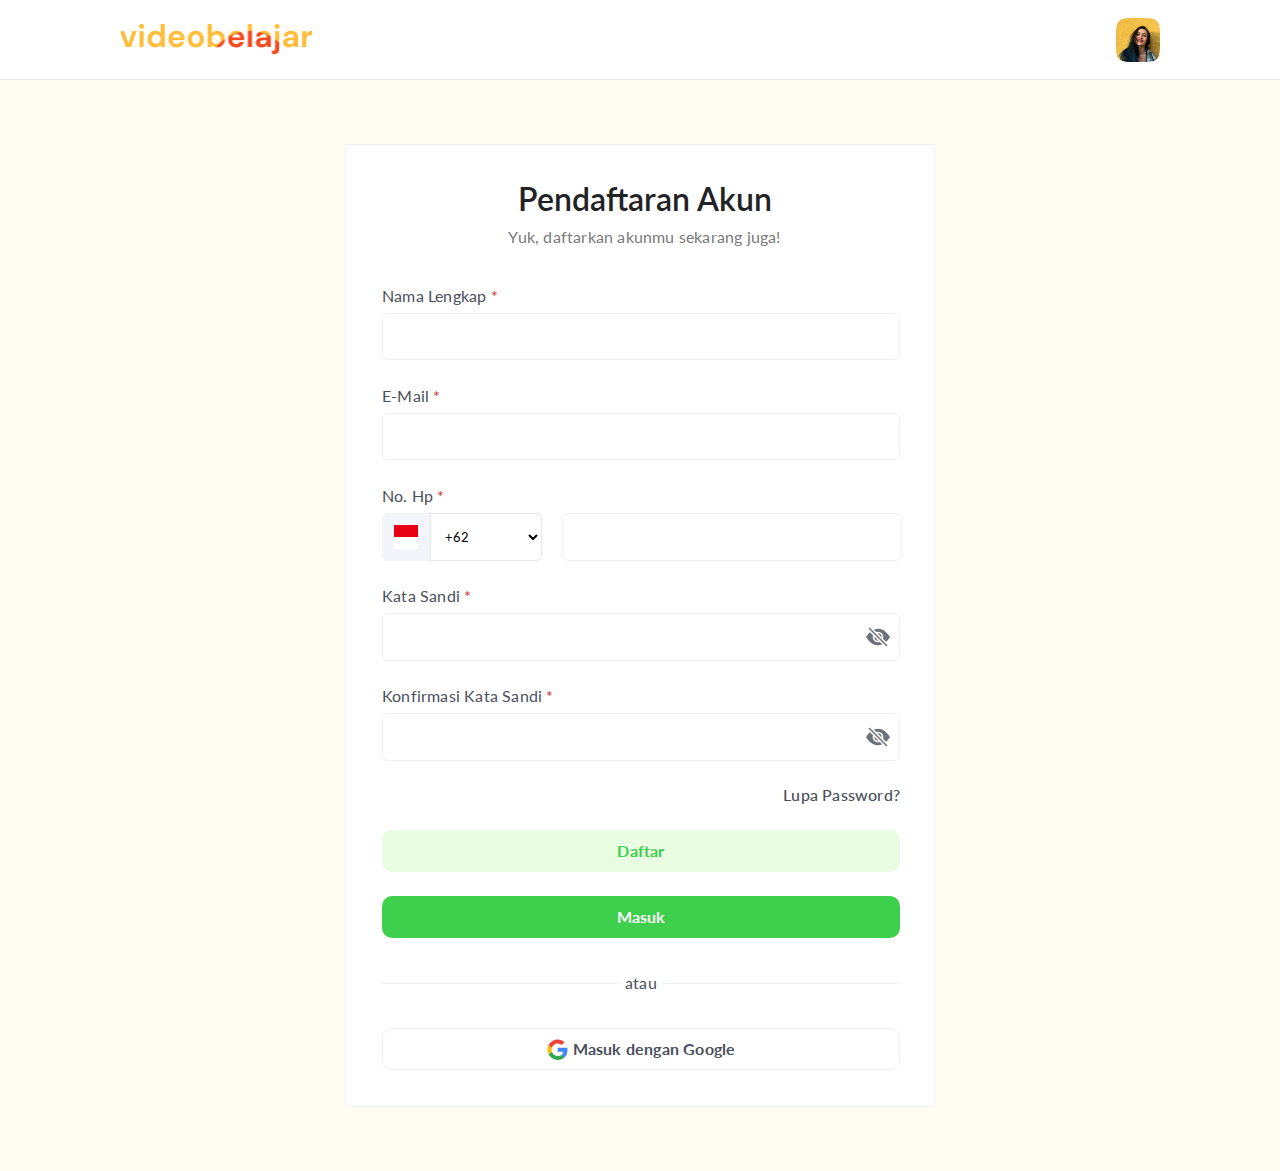
<file: register.html>
<!DOCTYPE html>
<html lang="en">
  <head>
    <meta charset="UTF-8" />
    <meta name="viewport" content="width=device-width, initial-scale=1.0" />
    <title>Video Belajar Register</title>
    <link rel="stylesheet" href="/src/register.css" />
  </head>
  <body>
    <!-- Navbar Start -->
    <nav class="navbar">
      <div class="logo">
        <a href="/index.html">
          <img src="/src/img/Logo.png" alt="videobelajar" />
        </a>
        <img src="/src/img/Avatar.png" alt="avatar" onclick="toggleMenu()" />
        <div class="sub-menu-container" id="subMenu">
          <div class="sub-menu">
            <div class="user-info">
              <img src="/src/img/Avatar.png" alt="avatar" />
              <h2>Jenna Ortega</h2>
            </div>
            <hr />

            <a href="/beranda.html" class="sub-menu-link"
              >Home <span>></span></a
            >
            <a href="/index.html" class="sub-menu-link">Login <span>></span></a>
            <a href="/register.html" class="sub-menu-link"
              >Daftar <span>></span></a
            >
          </div>
        </div>
      </div>
    </nav>
    <!-- Navbar Ends -->

    <!-- Section Start -->
    <section class="container">
      <div class="login-container">
        <div class="login-content">
          <h3>Pendaftaran Akun</h3>
          <p>Yuk, daftarkan akunmu sekarang juga!</p>
        </div>

        <form class="form-container">
          <div class="form-group">
            <label for="nama">Nama Lengkap <span>*</span></label>
            <input type="text" required />
          </div>

          <div class="form-group">
            <label for="email">E-Mail <span>*</span></label>
            <input type="email" required />
          </div>

          <div class="form-group">
            <label for="telephone">No. Hp <span>*</span></label>
            <div class="flag">
              <div class="border-flag">
                <svg
                  width="24"
                  height="24"
                  viewBox="0 0 24 24"
                  fill="none"
                  xmlns="http://www.w3.org/2000/svg"
                >
                  <g clip-path="url(#clip0_506_28657)">
                    <path
                      fill-rule="evenodd"
                      clip-rule="evenodd"
                      d="M0 0H24V12.4453H0V0Z"
                      fill="#E70011"
                    />
                    <path
                      fill-rule="evenodd"
                      clip-rule="evenodd"
                      d="M0 12H24V24H0V12Z"
                      fill="white"
                    />
                  </g>
                  <defs>
                    <clipPath id="clip0_506_28657">
                      <rect width="24" height="24" fill="white" />
                    </clipPath>
                  </defs>
                </svg>
              </div>
              <select id="country-code">
                <option value="+62">+62</option>
              </select>
              <input type="tel" required />
            </div>
          </div>

          <div class="form-group">
            <label for="password">Kata Sandi <span>*</span></label>
            <div class="password-container">
              <input id="password" type="password" required />
              <div id="togglePassword" class="toggle-password">
                <svg
                  xmlns="http://www.w3.org/2000/svg"
                  width="24"
                  height="24"
                  fill="currentColor"
                  class="bi bi-eye-slash-fill"
                  viewBox="0 0 16 16"
                >
                  <path
                    d="m10.79 12.912-1.614-1.615a3.5 3.5 0 0 1-4.474-4.474l-2.06-2.06C.938 6.278 0 8 0 8s3 5.5 8 5.5a7 7 0 0 0 2.79-.588M5.21 3.088A7 7 0 0 1 8 2.5c5 0 8 5.5 8 5.5s-.939 1.721-2.641 3.238l-2.062-2.062a3.5 3.5 0 0 0-4.474-4.474z"
                  />
                  <path
                    d="M5.525 7.646a2.5 2.5 0 0 0 2.829 2.829zm4.95.708-2.829-2.83a2.5 2.5 0 0 1 2.829 2.829zm3.171 6-12-12 .708-.708 12 12z"
                  />
                </svg>
              </div>
            </div>
          </div>
          <div class="form-group">
            <label for="confirm-password"
              >Konfirmasi Kata Sandi <span>*</span></label
            >
            <div class="password-container">
              <input id="confirm-password" type="password" required />
              <div id="toggleConfirmPassword" class="toggle-password">
                <svg
                  xmlns="http://www.w3.org/2000/svg"
                  width="24"
                  height="24"
                  fill="currentColor"
                  class="bi bi-eye-slash-fill"
                  viewBox="0 0 16 16"
                >
                  <path
                    d="m10.79 12.912-1.614-1.615a3.5 3.5 0 0 1-4.474-4.474l-2.06-2.06C.938 6.278 0 8 0 8s3 5.5 8 5.5a7 7 0 0 0 2.79-.588M5.21 3.088A7 7 0 0 1 8 2.5c5 0 8 5.5 8 5.5s-.939 1.721-2.641 3.238l-2.062-2.062a3.5 3.5 0 0 0-4.474-4.474z"
                  />
                  <path
                    d="M5.525 7.646a2.5 2.5 0 0 0 2.829 2.829zm4.95.708-2.829-2.83a2.5 2.5 0 0 1 2.829 2.829zm3.171 6-12-12 .708-.708 12 12z"
                  />
                </svg>
              </div>
            </div>
          </div>
          <div class="forgot-password">
            <a href="/forgot-password.html">Lupa Password?</a>
          </div>
          <div class="signupbtn">
            <button type="submit">Daftar</button>
          </div>
          <div class="loginbtn">
            <a href="/index.html"><button type="button">Masuk</button></a>
          </div>
          <div class="divider">
            <span class="divider-text">atau</span>
          </div>
          <div class="googlebtn">
            <button type="button">
              <svg
                width="21"
                height="21"
                viewBox="0 0 21 21"
                fill="none"
                xmlns="http://www.w3.org/2000/svg"
              >
                <path
                  d="M20.4905 10.926C20.4905 10.0874 20.4224 9.47543 20.2752 8.84082H10.6992V12.6258H16.3201C16.2068 13.5664 15.5948 14.983 14.2349 15.9349L14.2159 16.0616L17.2436 18.4071L17.4534 18.4281C19.3798 16.6489 20.4905 14.0311 20.4905 10.926Z"
                  fill="#4285F4"
                ></path>
                <path
                  d="M10.6992 20.8983C13.453 20.8983 15.7648 19.9917 17.4534 18.4279L14.2349 15.9347C13.3737 16.5353 12.2177 16.9546 10.6992 16.9546C8.00211 16.9546 5.71297 15.1754 4.89695 12.7163L4.77734 12.7265L1.62906 15.1629L1.58789 15.2774C3.26508 18.6091 6.71016 20.8983 10.6992 20.8983Z"
                  fill="#34A853"
                ></path>
                <path
                  d="M4.89695 12.7164C4.68164 12.0818 4.55703 11.4018 4.55703 10.6993C4.55703 9.9966 4.68164 9.31668 4.88562 8.68207L4.87992 8.54691L1.69219 6.07129L1.58789 6.1209C0.896641 7.50348 0.5 9.05605 0.5 10.6993C0.5 12.3425 0.896641 13.895 1.58789 15.2775L4.89695 12.7164Z"
                  fill="#FBBC05"
                ></path>
                <path
                  d="M10.6992 4.44367C12.6144 4.44367 13.9062 5.27094 14.6429 5.96227L17.5213 3.1518C15.7535 1.50859 13.453 0.5 10.6992 0.5C6.71016 0.5 3.26508 2.78914 1.58789 6.12086L4.88563 8.68203C5.71297 6.22289 8.00211 4.44367 10.6992 4.44367Z"
                  fill="#EB4335"
                ></path>
              </svg>
              Masuk dengan Google
            </button>
          </div>
        </form>
      </div>
    </section>
    <!-- Section End -->

    <!-- Javascript Start -->
    <script>
      const subMenu = document.getElementById("subMenu");

      function toggleMenu() {
        subMenu.classList.toggle("open-menu");
      }

      const togglePassword = document.getElementById("togglePassword");
      const passwordInput = document.getElementById("password");
      const toggleConfirmPassword = document.getElementById(
        "toggleConfirmPassword"
      );
      const confirmPasswordInput = document.getElementById("confirm-password");

      togglePassword.addEventListener("click", () => {
        const isPassword = passwordInput.type === "password";
        passwordInput.type = isPassword ? "text" : "password";
        togglePassword.innerHTML = isPassword
          ? `
                <svg
                xmlns="http://www.w3.org/2000/svg"
                width="24"
                height="24"
                fill="currentColor"
                class="bi bi-eye-fill"
                viewBox="0 0 16 16"
                >
                <path d="M10.5 8a2.5 2.5 0 1 1-5 0 2.5 2.5 0 0 1 5 0" />
                <path d="M0 8s3-5.5 8-5.5S16 8 16 8s-3 5.5-8 5.5S0 8 0 8m8 3.5a3.5 3.5 0 1 0 0-7 3.5 3.5 0 0 0 0 7" />
                </svg>
                `
          : `
                <svg
                xmlns="http://www.w3.org/2000/svg"
                width="24"
                height="24"
                fill="currentColor"
                class="bi bi-eye-slash-fill"
                viewBox="0 0 16 16"
                >
                <path
                d="m10.79 12.912-1.614-1.615a3.5 3.5 0 0 1-4.474-4.474l-2.06-2.06C.938 6.278 0 8 0 8s3 5.5 8 5.5a7 7 0 0 0 2.79-.588M5.21 3.088A7 7 0 0 1 8 2.5c5 0 8 5.5 8 5.5s-.939 1.721-2.641 3.238l-2.062-2.062a3.5 3.5 0 0 0-4.474-4.474z"
                />
                <path
                d="M5.525 7.646a2.5 2.5 0 0 0 2.829 2.829zm4.95.708-2.829-2.83a2.5 2.5 0 0 1 2.829 2.829zm3.171 6-12-12 .708-.708 12 12z"
                />
                </svg>
                `;
      });

      toggleConfirmPassword.addEventListener("click", () => {
        const isPassword = confirmPasswordInput.type === "password";
        confirmPasswordInput.type = isPassword ? "text" : "password";
        toggleConfirmPassword.innerHTML = isPassword
          ? `
        <svg
          xmlns="http://www.w3.org/2000/svg"
          width="24"
          height="24"
          fill="currentColor"
          class="bi bi-eye-fill"
          viewBox="0 0 16 16"
        >
          <path d="M10.5 8a2.5 2.5 0 1 1-5 0 2.5 2.5 0 0 1 5 0" />
          <path d="M0 8s3-5.5 8-5.5S16 8 16 8s-3 5.5-8 5.5S0 8 0 8m8 3.5a3.5 3.5 0 1 0 0-7 3.5 3.5 0 0 0 0 7" />
        </svg>
      `
          : `
        <svg
          xmlns="http://www.w3.org/2000/svg"
          width="24"
          height="24"
          fill="currentColor"
          class="bi bi-eye-slash-fill"
          viewBox="0 0 16 16"
        >
          <path
            d="m10.79 12.912-1.614-1.615a3.5 3.5 0 0 1-4.474-4.474l-2.06-2.06C.938 6.278 0 8 0 8s3 5.5 8 5.5a7 7 0 0 0 2.79-.588M5.21 3.088A7 7 0 0 1 8 2.5c5 0 8 5.5 8 5.5s-.939 1.721-2.641 3.238l-2.062-2.062a3.5 3.5 0 0 0-4.474-4.474z"
          />
          <path
            d="M5.525 7.646a2.5 2.5 0 0 0 2.829 2.829zm4.95.708-2.829-2.83a2.5 2.5 0 0 1 2.829 2.829zm3.171 6-12-12 .708-.708 12 12z"
          />
        </svg>
      `;
      });
    </script>
    <!-- Javascript End -->
  </body>
</html>
</file>
<file: src/index.css>
@import url("https://fonts.googleapis.com/css2?family=Lato:wght@300;400;700&display=swap");

* {
  margin: 0;
  padding: 0;
  box-sizing: border-box;
  font-family: "Lato", sans-serif;
}

body {
  display: flex;
  flex-direction: column;
  background-color: #fffdf3;
}

.navbar {
  display: flex;
  flex-direction: row;
  justify-content: space-between;
  align-items: center;
  gap: 36px;
  width: 100%;
  height: 80px;
  background: #ffffff;
  border-bottom: 1px solid rgba(58, 53, 65, 0.12);
}

.logo {
  display: flex;
  align-items: center;
  justify-content: space-between;
  width: 100%;
  padding: 12px 120px;
  position: relative;
}

.logo a {
  display: flex;
  flex-direction: row;
  align-items: center;
  padding: 0px;
  gap: 60px;
  width: 237px;
  height: 56px;
}

.logo img {
  width: 44px;
  height: 44px;
  border-radius: 10px;
  cursor: pointer;
}

.logo a img {
  width: 193.03px;
  height: 30.08px;
}

.sub-menu-container {
  position: absolute;
  top: 100%;
  right: 10%;
  max-height: 0px;
  overflow: hidden;
  transition: max-height 0.5s;
}

.sub-menu-container.open-menu {
  max-height: 400px;
}

.sub-menu {
  background: #fff;
  padding: 20px;
  margin: 10x;
}

.user-info {
  display: flex;
  align-items: center;
}

.user-info h3 {
  font-style: normal;
  font-weight: 700;
  font-size: 16px;
  line-height: 140%;
  letter-spacing: 0.2px;
}

.user-info img {
  border-radius: 50%;
  margin-right: 15px;
}

.sub-menu hr {
  border: 0;
  height: 1px;
  width: 100%;
  background: #ccc;
  margin: 15px 0 10px;
}

.sub-menu-link {
  display: flex;
  justify-content: space-between;
  align-items: center;
  text-decoration: none;
  margin: 1px 0;
  font-style: normal;
  font-weight: 700;
  font-size: 16px;
  line-height: 140%;
  letter-spacing: 0.2px;
  color: rgba(51, 51, 51, 0.68);
}

.sub-menu-link span {
  font-style: normal;
  font-weight: 700;
  font-size: 16px;
  line-height: 140%;
  letter-spacing: 0.2px;
  color: rgba(51, 51, 51, 0.68);
  transition: transform 0.3s, color 0.3s;
}

.sub-menu-link:hover {
  transform: translateX(5px);
  color: rgba(51, 51, 51, 1);
}

.sub-menu-link:hover span {
  transform: translateX(5px);
}

.container {
  display: flex;
  flex-direction: column;
  justify-content: center;
  align-items: center;
  padding: 64px 120px;
  gap: 36px;
}

.login-container {
  display: flex;
  flex-direction: column;
  justify-content: center;
  align-items: flex-start;
  padding: 36px;
  gap: 36px;
  width: 590px;
  background: #ffffff;
  border: 1px solid #f1f1f1;
  border-radius: 4px;
}

.login-content {
  display: flex;
  flex-direction: column;
  justify-content: center;
  align-items: center;
  padding: 0px;
  gap: 10px;
  width: 525px;
  height: 67px;
}

.login-content h3 {
  font-style: normal;
  font-weight: 600;
  font-size: 32px;
  line-height: 110%;
  text-align: center;
  color: #222325;
}

.login-content p {
  font-style: normal;
  font-weight: 400;
  font-size: 16px;
  line-height: 140%;
  text-align: center;
  letter-spacing: 0.2px;
  color: rgba(51, 51, 51, 0.68);
}

.form-container {
  display: flex;
  flex-direction: column;
  align-items: flex-start;
  padding: 0px;
  gap: 24px;
  width: 518px;
}

.form-group {
  display: flex;
  flex-direction: column;
  align-items: flex-start;
  padding: 0px;
  isolation: isolate;
  gap: 5px;
  width: 518px;
  height: 76px;
}

.form-group label {
  font-style: normal;
  font-weight: 400;
  font-size: 16px;
  line-height: 140%;
  letter-spacing: 0.2px;
  color: #4a505c;
}

.form-group span {
  font-style: normal;
  font-weight: 400;
  font-size: 16px;
  line-height: 24px;
  letter-spacing: 0.15px;
  color: #d32e1f;
}

.form-group input {
  display: flex;
  flex-direction: row;
  align-items: flex-start;
  padding: 10px;
  width: 518px;
  height: 48px;
  border: 1px solid #f1f1f1;
  border-radius: 6px;
}

.password-container {
  display: flex;
  align-items: center;
  position: relative;
  width: 100%;
}

.password-container input {
  flex: 1;
  padding-right: 40px;
}

.toggle-password {
  position: absolute;
  right: 10px;
  cursor: pointer;
  display: flex;
  align-items: center;
  justify-content: center;
  height: 100%;
  color: #6c717a;
  transition: color 0.2s ease-in-out;
}

.toggle-password:hover {
  color: #000;
}

.forgot-password {
  width: 100%;
  text-align: right;
}

.forgot-password a {
  text-decoration: none;
  font-style: normal;
  font-weight: 500;
  font-size: 16px;
  line-height: 140%;
  text-align: center;
  letter-spacing: 0.2px;
  color: #4a505c;
}

.forgot-password:hover {
  opacity: 0.5;
}

.loginbtn button {
  display: flex;
  flex-direction: column;
  justify-content: center;
  align-items: center;
  padding: 0px;
  width: 518px;
  height: 42px;
  color: #ffffff;
  background: #3ecf4c;
  border-radius: 10px;
  border: none;
  cursor: pointer;
  font-style: normal;
  font-weight: 700;
  font-size: 16px;
  line-height: 140%;
  letter-spacing: 0.2px;
}

.loginbtn button:hover {
  box-shadow: 0 4px 6px rgba(0, 0, 0, 0.1), 0 2px 4px rgba(0, 0, 0, 0.2);
  transform: translateY(-2px);
  transition: all 0.3s ease;
}

.signupbtn button {
  display: flex;
  flex-direction: column;
  justify-content: center;
  align-items: center;
  padding: 0px;
  width: 518px;
  height: 42px;
  color: #3ecf4c;
  background: #e2fcd9cc;
  border-radius: 10px;
  border: none;
  cursor: pointer;
  font-style: normal;
  font-weight: 700;
  font-size: 16px;
  line-height: 140%;
  letter-spacing: 0.2px;
}

.signupbtn button:hover {
  box-shadow: 0 4px 6px rgba(0, 0, 0, 0.1), 0 2px 4px rgba(0, 0, 0, 0.2);
  transform: translateY(-2px);
  transition: all 0.3s ease;
}

.signupbtn a {
  text-decoration: none;
}

.divider {
  display: flex;
  flex-direction: row;
  justify-content: center;
  align-items: center;
  padding: 0px;
  gap: 5px;
  isolation: isolate;
  width: 518px;
  height: 42px;
}

.divider::before,
.divider::after {
  content: "";
  flex: 1;
  border-bottom: 1px solid #f1f1f1;
}

.divider span {
  font-style: normal;
  font-weight: 400;
  font-size: 16px;
  line-height: 140%;
  text-align: center;
  letter-spacing: 0.2px;
  color: #4a505c;
}

.googlebtn button {
  display: flex;
  flex-direction: row;
  justify-content: center;
  align-items: center;
  gap: 5px;
  padding: 0px;
  width: 518px;
  height: 42px;
  color: #4a505c;
  background: #ffffff;
  border: 1px solid #f1f1f1;
  border-radius: 10px;
  cursor: pointer;
  font-style: normal;
  font-weight: 700;
  font-size: 16px;
  line-height: 140%;
  letter-spacing: 0.2px;
}

.googlebtn button:hover {
  box-shadow: 0 4px 6px rgba(0, 0, 0, 0.1), 0 2px 4px rgba(0, 0, 0, 0.2);
  transform: translateY(-2px);
  transition: all 0.3s ease;
}

/* Mobile Style */

@media (max-width: 768px) {
  .navbar {
    width: 100%;
    height: 74px;
  }

  .logo {
    padding: 16px 24px;
  }

  .logo a {
    width: 100%;
    height: 42px;
  }

  .logo a img {
    width: 144.77px;
    height: 22.56px;
  }

  .sub-menu-container {
    z-index: 1;
  }

  .container {
    padding: 28px 20px;
    gap: 24px;
  }

  .login-container {
    padding: 20px;
    gap: 20px;
    width: 320px;
  }

  .login-content {
    width: 280px;
    height: 56px;
  }

  .login-content h3 {
    font-size: 24px;
  }

  .login-content p {
    font-size: 14px;
  }

  .form-container {
    gap: 20px;
    width: 280px;
  }

  .form-group {
    width: 280px;
    height: 76px;
  }

  .form-group label {
    font-size: 14px;
  }

  .form-group input {
    width: 280px;
    height: 48px;
  }

  .forgot-password a {
    font-size: 14px;
  }

  .loginbtn button,
  .signupbtn button,
  .googlebtn button {
    width: 280px;
    height: 34px;
    font-size: 14px;
  }

  .divider {
    width: 280px;
    height: 34px;
  }
}
</file>
<file: src/beranda.css>
@import url("https://fonts.googleapis.com/css2?family=Lato:wght@300;400;700&display=swap");

* {
  margin: 0;
  padding: 0;
  box-sizing: border-box;
  font-family: "Lato", sans-serif;
}

body {
  display: flex;
  flex-direction: column;
  background-color: #fffdf3;
}

.navbar {
  display: flex;
  flex-direction: row;
  justify-content: space-between;
  align-items: center;
  gap: 36px;
  width: 100%;
  height: 80px;
  background: #ffffff;
  border-bottom: 1px solid rgba(58, 53, 65, 0.12);
}

.logo {
  display: flex;
  align-items: center;
  justify-content: space-between;
  width: 100%;
  padding: 12px 120px;
  position: relative;
}

.logo a {
  display: flex;
  flex-direction: row;
  align-items: center;
  padding: 0px;
  gap: 60px;
  width: 237px;
  height: 56px;
}

.logo img {
  width: 44px;
  height: 44px;
  border-radius: 10px;
  cursor: pointer;
}

.logo a img {
  width: 193.03px;
  height: 30.08px;
}

.sub-menu-container {
  position: absolute;
  top: 100%;
  right: 10%;
  max-height: 0px;
  overflow: hidden;
  transition: max-height 0.5s;
}

.sub-menu-container.open-menu {
  max-height: 400px;
}

.sub-menu {
  background: #fff;
  padding: 20px;
  margin: 10x;
}

.user-info {
  display: flex;
  align-items: center;
}

.user-info h3 {
  font-style: normal;
  font-weight: 700;
  font-size: 16px;
  line-height: 140%;
  letter-spacing: 0.2px;
}

.user-info img {
  border-radius: 50%;
  margin-right: 15px;
}

.sub-menu hr {
  border: 0;
  height: 1px;
  width: 100%;
  background: #ccc;
  margin: 15px 0 10px;
}

.sub-menu-link {
  display: flex;
  justify-content: space-between;
  align-items: center;
  text-decoration: none;
  margin: 1px 0;
  font-style: normal;
  font-weight: 700;
  font-size: 16px;
  line-height: 140%;
  letter-spacing: 0.2px;
  color: rgba(51, 51, 51, 0.68);
}

.sub-menu-link span {
  font-style: normal;
  font-weight: 700;
  font-size: 16px;
  line-height: 140%;
  letter-spacing: 0.2px;
  color: rgba(51, 51, 51, 0.68);
  transition: transform 0.3s, color 0.3s;
}

.sub-menu-link:hover {
  transform: translateX(5px);
  color: rgba(51, 51, 51, 1);
}

.sub-menu-link:hover span {
  transform: translateX(5px);
}

.container {
  display: flex;
  flex-direction: column;
  justify-content: center;
  align-items: center;
  padding: 64px 120px;
  gap: 36px;
}

.hero-container {
  display: flex;
  flex-direction: column;
  justify-content: center;
  align-items: center;
  padding: 82px 140px 64px;
  gap: 24px;
  width: 1200px;
  height: 400px;
  background: linear-gradient(0deg, rgba(0, 0, 0, 0.8), rgba(0, 0, 0, 0.8)),
    url("/src/img/Background-Content.jpg");
  border-radius: 10px;
  background-size: cover;
  background-position: center;
}

.hero-content {
  display: flex;
  flex-direction: column;
  align-items: center;
  padding: 0px;
  gap: 12px;
  width: 920px;
  height: 215px;
}

.hero-content h1 {
  font-style: normal;
  font-weight: 700;
  font-size: 48px;
  line-height: 110%;
  text-align: center;
  color: #ffffff;
}

.hero-content p {
  font-style: normal;
  font-weight: 500;
  font-size: 16px;
  line-height: 140%;
  text-align: center;
  letter-spacing: 0.2px;
  color: #ffffff;
}

.hero-content button {
  display: flex;
  flex-direction: column;
  justify-content: center;
  align-items: center;
  padding: 10px 26px;
  gap: 8px;
  width: 369px;
  height: 42px;
  background: #3ecf4c;
  border-radius: 10px;
  cursor: pointer;
  border: none;
  font-style: normal;
  font-weight: 700;
  font-size: 16px;
  line-height: 140%;
  letter-spacing: 0.2px;
  color: #ffffff;
}

.hero-content button:hover {
  box-shadow: 0 4px 6px rgba(0, 0, 0, 0.1), 0 2px 4px rgba(0, 0, 0, 0.2);
  transform: translateY(-2px);
  transition: all 0.3s ease;
}

.section-container {
  display: flex;
  flex-direction: column;
  justify-content: center;
  align-items: flex-start;
  padding: 0px;
  gap: 32px;
  width: 1200px;
}

.content-header {
  display: flex;
  flex-direction: column;
  justify-content: center;
  align-items: flex-start;
  padding: 0px;
  gap: 10px;
  width: 623px;
  height: 67px;
}

.content-header h2 {
  font-style: normal;
  font-weight: 600;
  font-size: 32px;
  line-height: 110%;
  color: #222325;
}

.content-header p {
  font-style: normal;
  font-weight: 500;
  font-size: 16px;
  line-height: 140%;
  letter-spacing: 0.2px;
  color: rgba(51, 51, 51, 0.68);
}

.category-container {
  display: flex;
  flex-direction: row;
  align-items: flex-start;
  padding: 0px;
  width: 612px;
  height: 52px;
  gap: 20px;
}

.category-container a {
  text-decoration: none;
  font-style: normal;
  font-weight: 500;
  font-size: 16px;
  line-height: 140%;
  letter-spacing: 0.2px;
  color: rgba(51, 51, 51, 0.68);
}

.category-container a.active {
  color: #f64920;
  position: relative;
  font-weight: 700;
}

.category-container a.active::after {
  content: "";
  position: absolute;
  bottom: -10px;
  left: 0;
  width: 50%;
  height: 6px;
  background-color: #f64920;
  border-radius: 10px;
}

.category-container a:hover {
  color: #f64920;
}

.card-container {
  display: flex;
  flex-direction: row;
  align-items: flex-start;
  padding: 0px;
  gap: 24px;
  width: 1200px;
  height: 426px;
}

.card {
  display: flex;
  flex-direction: column;
  align-items: flex-start;
  padding: 20px;
  gap: 16px;
  width: 384px;
  height: 426px;
  background: #ffffff;
  border: 1px solid rgba(58, 53, 65, 0.12);
  border-radius: 10px;
}

.card img {
  width: 344px;
  height: 193px;
  border-radius: 10px;
}

.card-content {
  display: flex;
  flex-direction: column;
  align-items: flex-start;
  padding: 0px;
  gap: 8px;
  width: 344px;
  height: 74px;
}

.card-content h3 {
  font-style: normal;
  font-weight: 600;
  font-size: 18px;
  line-height: 120%;
  color: #222325;
}

.card-content p {
  font-style: normal;
  font-weight: 500;
  font-size: 16px;
  line-height: 140%;
  letter-spacing: 0.2px;
  color: rgba(51, 51, 51, 0.68);
}

.card-user {
  display: flex;
  flex-direction: row;
  align-items: flex-start;
  padding: 0px;
  gap: 10px;
  width: 344px;
  height: 42px;
}

.card-user img {
  display: flex;
  flex-direction: column;
  justify-content: center;
  align-items: center;
  padding: 0px;
  width: 40px;
  height: 40px;
  border-radius: 10px;
}

.user {
  display: flex;
  flex-direction: column;
  align-items: flex-start;
  padding: 0px;
  width: 294px;
  height: 42px;
}

.user h6 {
  font-style: normal;
  font-weight: 700;
  font-size: 16px;
  line-height: 140%;
  letter-spacing: 0.2px;
  color: #222325;
}

.user p {
  font-style: normal;
  font-weight: 400;
  font-size: 14px;
  line-height: 140%;
  letter-spacing: 0.2px;
  color: rgba(51, 51, 51, 0.68);
}

.user span {
  font-style: normal;
  font-weight: 700;
  font-size: 14px;
  line-height: 140%;
  letter-spacing: 0.2px;
  color: rgba(51, 51, 51, 0.68);
}

.card-rate {
  display: flex;
  flex-direction: row;
  justify-content: space-between;
  align-items: center;
  padding: 0px;
  gap: 16px;
  width: 344px;
  height: 29px;
}

.rating {
  display: flex;
  flex-direction: row;
  align-items: center;
  padding: 0px;
  gap: 15px;
  width: 151px;
  height: 20px;
  white-space: nowrap;
}

.rating h6 {
  font-style: normal;
  font-weight: 500;
  font-size: 14px;
  line-height: 140%;
  letter-spacing: 0.2px;
  text-decoration-line: underline;
  color: rgba(51, 51, 51, 0.68);
}

.price {
  font-style: normal;
  font-weight: 600;
  font-size: 24px;
  line-height: 120%;
  color: #3ecf4c;
}

.fa {
  color: #3a35411f;
}

.checked {
  color: orange;
}

.newsletter {
  display: flex;
  flex-direction: column;
  justify-content: center;
  align-items: center;
  padding: 0px;
  width: 1200px;
  height: 400px;
  background: linear-gradient(0deg, rgba(0, 0, 0, 0.8), rgba(0, 0, 0, 0.8)),
    url("/src/img/Background-Content3.jpg");
  background-size: cover;
  background-position: center;
  background-repeat: no-repeat;
  box-shadow: 0px 12px 45px -10px rgba(0, 59, 222, 0.2);
  border-radius: 4px;
}

.newsletter-container {
  display: flex;
  flex-direction: column;
  justify-content: center;
  align-items: center;
  padding: 0px;
  gap: 40px;
  width: 525px;
  height: 216px;
}

.newsletter-content {
  display: flex;
  flex-direction: column;
  justify-content: center;
  align-items: center;
  padding: 0px;
  gap: 8px;
  width: 525px;
  height: 118px;
}

.newsletter-content h2 {
  font-style: normal;
  font-weight: 500;
  font-size: 18px;
  line-height: 140%;
  text-align: center;
  letter-spacing: 0.2px;
  color: #c1c2c4;
}

.newsletter-content h1 {
  font-style: normal;
  font-weight: 600;
  font-size: 32px;
  line-height: 110%;
  text-align: center;
  letter-spacing: 0.2px;
  color: #ffffff;
}

.newsletter-content p {
  font-style: normal;
  font-weight: 400;
  font-size: 16px;
  line-height: 140%;
  text-align: center;
  letter-spacing: 0.2px;
  color: #f4f5fa;
}

.newsletter-form {
  display: flex;
  flex-direction: row;
  align-items: center;
  padding: 8px 8px 8px 32px;
  gap: 20px;
  width: 525px;
  height: 58px;
  background: #ffffff;
  border-radius: 10px;
}

input[type="email"] {
  display: flex;
  flex-direction: row;
  align-items: flex-start;
  padding: 10px;
  width: 75%;
  border: none;
  outline: none;
}

.newsletter-form input {
  font-style: normal;
  font-weight: 400;
  font-size: 16px;
  line-height: 140%;
  display: flex;
  align-items: center;
  letter-spacing: 0.2px;
  color: rgba(51, 51, 51, 0.68);
}

.newsletter-form button {
  display: flex;
  flex-direction: column;
  justify-content: center;
  align-items: center;
  padding: 0px;
  width: 132px;
  height: 42px;
  color: #ffffff;
  background: #ffbd3a;
  border-radius: 10px;
  border: none;
  cursor: pointer;
  font-style: normal;
  font-weight: 700;
  font-size: 16px;
  line-height: 140%;
  letter-spacing: 0.2px;
  color: #ffffff;
}

.newsletter-form button:hover {
  box-shadow: 0 4px 6px rgba(0, 0, 0, 0.1), 0 2px 4px rgba(0, 0, 0, 0.2);
  transform: translateY(-2px);
  transition: all 0.3s ease;
}

.footer {
  display: flex;
  flex-direction: column;
  align-items: center;
  padding: 60px 120px;
  gap: 20px;
  width: 100%;
  background: #ffffff;
  border-top: 1px solid rgba(58, 53, 65, 0.12);
}

.footer-container {
  display: flex;
  flex-direction: row;
  justify-content: space-between;
  align-items: flex-start;
  padding: 0px;
  gap: 74px;
  width: 100%;
  height: 199px;
}

.footer-content {
  display: flex;
  flex-direction: column;
  align-items: flex-start;
  padding: 0px;
  gap: 16px;
  width: 352px;
}

.footer-logo {
  width: 204px;
  height: 56px;
}

.footer-logo img {
  position: absolute;
  width: 193.03px;
  height: 30.08px;
}

.address {
  display: flex;
  flex-direction: column;
  align-items: flex-start;
  padding: 0px;
  gap: 12px;
  width: 352px;
  height: 118px;
}

.address h3 {
  font-style: normal;
  font-weight: 700;
  font-size: 18px;
  line-height: 140%;
  letter-spacing: 0.2px;
  color: #222325;
}

.address address {
  font-style: normal;
  font-weight: 400;
  font-size: 16px;
  line-height: 140%;
  letter-spacing: 0.2px;
  color: #222325;
}

.address p {
  font-style: normal;
  font-weight: 400;
  font-size: 16px;
  line-height: 140%;
  letter-spacing: 0.2px;
  color: #222325;
}

.footer-link {
  display: flex;
  flex-direction: row;
  align-items: flex-start;
  padding: 0px;
  gap: 48px;
  width: 485px;
  height: 199px;
}

.footer-category {
  display: flex;
  flex-direction: column;
  align-items: flex-start;
  padding: 0px;
  gap: 15px;
  width: 150px;
  height: 199px;
}

.footer-category h3 {
  font-style: normal;
  font-weight: 700;
  font-size: 16px;
  line-height: 140%;
  letter-spacing: 0.2px;
  color: #222325;
}

.footer-category-responsive {
  display: none;
}

.category-link {
  display: flex;
  flex-direction: column;
  align-items: flex-start;
  padding: 0px;
  gap: 13px;
  width: 150px;
  height: 162px;
}

.category-link a {
  text-decoration: none;
  font-style: normal;
  font-weight: 500;
  font-size: 16px;
  line-height: 140%;
  letter-spacing: 0.2px;
  color: rgba(51, 51, 51, 0.68);
}

.category-link a:hover {
  opacity: 0.5;
}

.solid {
  display: flex;
  flex-direction: column;
  align-items: center;
  gap: 10px;
  margin-top: 10px;
  width: 100%;
  text-align: center;
}

.solid hr {
  width: 100%;
  border: 1px solid rgba(58, 53, 65, 0.12);
}

.footer-bottom {
  display: flex;
  flex-direction: row;
  justify-content: space-between;
  align-items: center;
  padding: 0px;
  width: 100%;
  height: 35px;
}

.copyright {
  font-style: normal;
  font-weight: 500;
  font-size: 16px;
  line-height: 140%;
  letter-spacing: 0.2px;
  color: rgba(51, 51, 51, 0.68);
}

.social-link {
  display: flex;
  flex-direction: row;
  align-items: flex-start;
  padding: 0px;
  gap: 15px;
  width: 185px;
  height: 35px;
}

/* Mobile Style */

@media (max-width: 768px) {
  .navbar {
    width: 100%;
    height: 74px;
  }

  .logo {
    padding: 16px 24px;
  }

  .logo a {
    width: 100%;
    height: 42px;
  }

  .logo a img {
    width: 144.77px;
    height: 22.56px;
  }

  .sub-menu-container {
    z-index: 1;
  }

  .container {
    padding: 28px 20px;
    gap: 24px;
  }

  .hero-container {
    padding: 64px 20px;
    gap: 24px;
    width: 100%;
    height: 400px;
  }

  .hero-content {
    width: 280px;
    height: 262px;
  }

  .hero-content h1 {
    font-size: 24px;
  }

  .hero-content p {
    font-size: 14px;
  }

  .hero-content button {
    width: 280px;
    height: 40px;
    font-size: 12px;
  }

  .section-container {
    gap: 24px;
    width: 100%;
  }

  .content-header {
    width: 320px;
    height: 102px;
  }

  .content-header h2 {
    font-size: 24px;
  }

  .content-header p {
    font-size: 14px;
  }

  .category-container {
    width: 100%;
    height: 50px;
    overflow-x: auto;
    white-space: nowrap;
  }

  .category-container a {
    font-size: 14px;
  }

  .card-container {
    flex-direction: column;
    align-items: center;
    gap: 20px;
    width: 100%;
    height: auto;
  }

  .card {
    position: relative;
    padding: 16px;
    gap: 8px;
    width: 100%;
    height: 147px;
    display: flex;
    flex-direction: row;
  }

  .card img {
    width: 82px;
    height: 82px;
  }

  .card-content {
    flex: 1;
    gap: 14px;
    width: 100%;
    height: 82px;
    display: flex;
    flex-direction: column;
    justify-content: center;
  }

  .card-content h3 {
    font-size: 16px;
  }

  .card-content p {
    display: none;
  }

  .card-user {
    gap: 8px;
    width: 194px;
    height: 37px;
  }

  .card-user img {
    width: 36px;
    height: 36px;
  }

  .user {
    width: 150px;
    height: 37px;
  }

  .user h6 {
    font-size: 14px;
  }

  .user p {
    display: inline;
    font-size: 12px;
  }

  .user span {
    display: none;
  }

  .card-rate {
    position: absolute;
    bottom: 10px;
    left: 15px;
    right: 15px;
    gap: 16px;
    width: calc(100% - 30px);
    height: 24px;
    display: flex;
    flex-direction: row;
    justify-content: space-between;
    align-items: center;
    overflow: hidden;
  }

  .rating {
    gap: 8px;
    width: 100%;
    height: 18px;
  }

  .rating h6 {
    font-size: 14px;
  }

  .price {
    font-size: 20px;
    width: 100%;
    text-align: right;
    white-space: nowrap;
    overflow: hidden;
  }

  .newsletter {
    padding: 0px 20px;
    width: 100%;
    height: 400px;
  }

  .newsletter-container {
    width: 280px;
    height: 304px;
  }

  .newsletter-content {
    gap: 4px;
    width: 280px;
    height: 168px;
  }

  .newsletter-content h2 {
    font-size: 16px;
  }

  .newsletter-content h1 {
    font-size: 24px;
  }

  .newsletter-content p {
    font-size: 14px;
  }

  .newsletter-form {
    display: flex;
    flex-direction: column;
    padding: 8px 8px 8px 8px;
    gap: 16px;
    width: 100%;
    height: 142px;
  }

  input[type="email"] {
    width: 100%;
    height: 42px;
    font-size: 16px;
    text-align: center;
  }

  .newsletter-form button {
    width: 100%;
    padding: 12px 0;
    font-size: 16px;
  }

  .footer {
    padding: 20px;
    gap: 16px;
    width: 100%;
  }

  .footer-container {
    flex-direction: column;
    gap: 16px;
    width: 100%;
    height: 260px;
  }

  .footer-content {
    width: 320px;
  }

  .footer-logo {
    width: 170px;
    height: 36px;
  }

  .footer-logo img {
    width: 161.61px;
    height: 25.18px;
  }

  .address {
    gap: 8px;
    width: 320px;
    height: 96px;
  }

  .address h3 {
    font-size: 14px;
  }

  .address address {
    font-size: 14px;
  }

  .address p {
    font-size: 14px;
  }

  .footer-link {
    flex-direction: column;
    gap: 12px;
    width: 100%;
    height: 96px;
  }

  .footer-category {
    display: none;
  }

  .footer-category-responsive {
    display: flex;
    flex-direction: column;
    align-items: flex-start;
    padding: 0px;
    gap: 12px;
    width: 100%;
    height: 96px;
  }

  .footer-category-responsive a {
    display: flex;
    flex-direction: row;
    justify-content: space-between;
    align-items: flex-start;
    padding: 0px;
    gap: 12px;
    width: 100%;
    height: 24px;
    text-decoration: none;
    font-style: normal;
    font-weight: 700;
    font-size: 16px;
    line-height: 140%;
    letter-spacing: 0.2px;
    color: #222325;
  }

  .category-link {
    display: none;
  }

  .footer-bottom {
    flex-direction: column;
    gap: 12px;
    width: 100%;
    height: 91px;
  }

  .copyright {
    align-self: self-start;
  }

  .social-link {
    order: -1;
    align-self: self-start;
  }
}
</file>
<file: src/forgot-password.css>
@import url("https://fonts.googleapis.com/css2?family=Lato:wght@300;400;700&display=swap");

* {
  margin: 0;
  padding: 0;
  box-sizing: border-box;
  font-family: "Lato", sans-serif;
}

body {
  display: flex;
  flex-direction: column;
  background-color: #fffdf3;
}

.navbar {
  display: flex;
  flex-direction: row;
  justify-content: space-between;
  align-items: center;
  gap: 36px;
  width: 100%;
  height: 80px;
  background: #ffffff;
  border-bottom: 1px solid rgba(58, 53, 65, 0.12);
}

.logo {
  display: flex;
  align-items: center;
  justify-content: space-between;
  width: 100%;
  padding: 12px 120px;
  position: relative;
}

.logo a {
  display: flex;
  flex-direction: row;
  align-items: center;
  padding: 0px;
  gap: 60px;
  width: 237px;
  height: 56px;
}

.logo img {
  width: 44px;
  height: 44px;
  border-radius: 10px;
  cursor: pointer;
}

.logo a img {
  width: 193.03px;
  height: 30.08px;
}

.sub-menu-container {
  position: absolute;
  top: 100%;
  right: 10%;
  max-height: 0px;
  overflow: hidden;
  transition: max-height 0.5s;
}

.sub-menu-container.open-menu {
  max-height: 400px;
}

.sub-menu {
  background: #fff;
  padding: 20px;
  margin: 10x;
}

.user-info {
  display: flex;
  align-items: center;
}

.user-info h3 {
  font-style: normal;
  font-weight: 700;
  font-size: 16px;
  line-height: 140%;
  letter-spacing: 0.2px;
}

.user-info img {
  border-radius: 50%;
  margin-right: 15px;
}

.sub-menu hr {
  border: 0;
  height: 1px;
  width: 100%;
  background: #ccc;
  margin: 15px 0 10px;
}

.sub-menu-link {
  display: flex;
  justify-content: space-between;
  align-items: center;
  text-decoration: none;
  margin: 1px 0;
  font-style: normal;
  font-weight: 700;
  font-size: 16px;
  line-height: 140%;
  letter-spacing: 0.2px;
  color: rgba(51, 51, 51, 0.68);
}

.sub-menu-link span {
  font-style: normal;
  font-weight: 700;
  font-size: 16px;
  line-height: 140%;
  letter-spacing: 0.2px;
  color: rgba(51, 51, 51, 0.68);
  transition: transform 0.3s, color 0.3s;
}

.sub-menu-link:hover {
  transform: translateX(5px);
  color: rgba(51, 51, 51, 1);
}

.sub-menu-link:hover span {
  transform: translateX(5px);
}

.container {
  display: flex;
  flex-direction: column;
  justify-content: center;
  align-items: center;
  padding: 64px 120px;
  gap: 36px;
}

.login-container {
  display: flex;
  flex-direction: column;
  justify-content: center;
  align-items: flex-start;
  padding: 36px;
  gap: 36px;
  width: 590px;
  background: #ffffff;
  border: 1px solid #f1f1f1;
  border-radius: 4px;
}

.login-content {
  display: flex;
  flex-direction: column;
  justify-content: center;
  align-items: center;
  padding: 0px;
  gap: 10px;
  width: 525px;
  height: 67px;
}

.login-content h3 {
  font-style: normal;
  font-weight: 600;
  font-size: 32px;
  line-height: 110%;
  text-align: center;
  color: #222325;
}

.login-content p {
  font-style: normal;
  font-weight: 400;
  font-size: 16px;
  line-height: 140%;
  text-align: center;
  letter-spacing: 0.2px;
  color: rgba(51, 51, 51, 0.68);
}

.form-container {
  display: flex;
  flex-direction: column;
  align-items: flex-start;
  padding: 0px;
  gap: 24px;
  width: 518px;
}

.form-group {
  display: flex;
  flex-direction: column;
  align-items: flex-start;
  padding: 0px;
  isolation: isolate;
  gap: 5px;
  width: 518px;
  height: 76px;
}

.form-group {
  display: flex;
  flex-direction: column;
  align-items: flex-start;
  padding: 0px;
  isolation: isolate;
  gap: 5px;
  width: 518px;
  height: 76px;
}

.form-group label {
  font-style: normal;
  font-weight: 400;
  font-size: 16px;
  line-height: 140%;
  letter-spacing: 0.2px;
  color: #4a505c;
}

.form-group span {
  font-style: normal;
  font-weight: 400;
  font-size: 16px;
  line-height: 24px;
  letter-spacing: 0.15px;
  color: #d32e1f;
}

input[type="text"],
input[type="email"],
input[type="password"] {
  display: flex;
  flex-direction: row;
  align-items: flex-start;
  padding: 10px;
  width: 518px;
  height: 48px;
  border: 1px solid #f1f1f1;
  border-radius: 6px;
}

.password-container {
  display: flex;
  align-items: center;
  position: relative;
  width: 100%;
}

.password-container input {
  flex: 1;
  padding-right: 40px;
}

.toggle-password {
  position: absolute;
  right: 10px;
  cursor: pointer;
  display: flex;
  align-items: center;
  justify-content: center;
  height: 100%;
  color: #6c717a;
  transition: color 0.2s ease-in-out;
}

.toggle-password:hover {
  color: #000;
}

.have-account {
  width: 100%;
  text-align: right;
}

.have-account a {
  text-decoration: none;
  font-style: normal;
  font-weight: 500;
  font-size: 16px;
  line-height: 140%;
  text-align: center;
  letter-spacing: 0.2px;
  color: #4a505c;
}

.have-account:hover {
  opacity: 0.5;
}

.savebtn button {
  display: flex;
  flex-direction: column;
  justify-content: center;
  align-items: center;
  padding: 0px;
  width: 518px;
  height: 42px;
  color: #3ecf4c;
  background: #e2fcd9cc;
  border-radius: 10px;
  border: none;
  cursor: pointer;
  font-style: normal;
  font-weight: 700;
  font-size: 16px;
  line-height: 140%;
  letter-spacing: 0.2px;
}

.savebtn button:hover {
  box-shadow: 0 4px 6px rgba(0, 0, 0, 0.1), 0 2px 4px rgba(0, 0, 0, 0.2);
  transform: translateY(-2px);
  transition: all 0.3s ease;
}

.divider {
  display: flex;
  flex-direction: row;
  justify-content: center;
  align-items: center;
  padding: 0px;
  gap: 5px;
  isolation: isolate;
  width: 518px;
  height: 42px;
}

.divider::before,
.divider::after {
  content: "";
  flex: 1;
  border-bottom: 1px solid #f1f1f1;
}

.divider span {
  font-style: normal;
  font-weight: 400;
  font-size: 16px;
  line-height: 140%;
  text-align: center;
  letter-spacing: 0.2px;
  color: #4a505c;
}

.googlebtn button {
  display: flex;
  flex-direction: row;
  justify-content: center;
  align-items: center;
  gap: 5px;
  padding: 0px;
  width: 518px;
  height: 42px;
  color: #4a505c;
  background: #ffffff;
  border: 1px solid #f1f1f1;
  border-radius: 10px;
  cursor: pointer;
  font-style: normal;
  font-weight: 700;
  font-size: 16px;
  line-height: 140%;
  letter-spacing: 0.2px;
}

.googlebtn button:hover {
  box-shadow: 0 4px 6px rgba(0, 0, 0, 0.1), 0 2px 4px rgba(0, 0, 0, 0.2);
  transform: translateY(-2px);
  transition: all 0.3s ease;
}

/* Mobile Style */

@media (max-width: 768px) {
  .navbar {
    width: 100%;
    height: 74px;
  }

  .logo {
    padding: 16px 24px;
  }

  .logo a {
    width: 100%;
    height: 42px;
  }

  .logo a img {
    width: 144.77px;
    height: 22.56px;
  }

  .sub-menu-container {
    z-index: 1;
  }

  .container {
    padding: 28px 20px;
    gap: 24px;
  }

  .login-container {
    padding: 20px;
    gap: 20px;
    width: 320px;
  }

  .login-content {
    width: 280px;
    height: 56px;
  }

  .login-content h3 {
    font-size: 24px;
  }

  .login-content p {
    font-size: 14px;
  }

  .form-container {
    gap: 20px;
    width: 280px;
  }

  .form-group {
    width: 280px;
    height: 76px;
  }

  .form-group label {
    font-size: 14px;
  }

  input[type="text"],
  input[type="email"],
  input[type="password"] {
    width: 280px;
    height: 40px;
  }

  .have-account a {
    font-size: 14px;
  }

  .savebtn button,
  .googlebtn button {
    width: 280px;
    height: 34px;
    font-size: 14px;
  }

  .divider {
    width: 280px;
    height: 34px;
  }
}
</file>
<file: src/register.css>
@import url("https://fonts.googleapis.com/css2?family=Lato:wght@300;400;700&display=swap");

* {
  margin: 0;
  padding: 0;
  box-sizing: border-box;
  font-family: "Lato", sans-serif;
}

body {
  display: flex;
  flex-direction: column;
  background-color: #fffdf3;
}

.navbar {
  display: flex;
  flex-direction: row;
  justify-content: space-between;
  align-items: center;
  gap: 36px;
  width: 100%;
  height: 80px;
  background: #ffffff;
  border-bottom: 1px solid rgba(58, 53, 65, 0.12);
}

.logo {
  display: flex;
  align-items: center;
  justify-content: space-between;
  width: 100%;
  padding: 12px 120px;
  position: relative;
}

.logo a {
  display: flex;
  flex-direction: row;
  align-items: center;
  padding: 0px;
  gap: 60px;
  width: 237px;
  height: 56px;
}

.logo img {
  width: 44px;
  height: 44px;
  border-radius: 10px;
  cursor: pointer;
}

.logo a img {
  width: 193.03px;
  height: 30.08px;
}

.sub-menu-container {
  position: absolute;
  top: 100%;
  right: 10%;
  max-height: 0px;
  overflow: hidden;
  transition: max-height 0.5s;
}

.sub-menu-container.open-menu {
  max-height: 400px;
}

.sub-menu {
  background: #fff;
  padding: 20px;
  margin: 10x;
}

.user-info {
  display: flex;
  align-items: center;
}

.user-info h3 {
  font-style: normal;
  font-weight: 700;
  font-size: 16px;
  line-height: 140%;
  letter-spacing: 0.2px;
}

.user-info img {
  border-radius: 50%;
  margin-right: 15px;
}

.sub-menu hr {
  border: 0;
  height: 1px;
  width: 100%;
  background: #ccc;
  margin: 15px 0 10px;
}

.sub-menu-link {
  display: flex;
  justify-content: space-between;
  align-items: center;
  text-decoration: none;
  margin: 1px 0;
  font-style: normal;
  font-weight: 700;
  font-size: 16px;
  line-height: 140%;
  letter-spacing: 0.2px;
  color: rgba(51, 51, 51, 0.68);
}

.sub-menu-link span {
  font-style: normal;
  font-weight: 700;
  font-size: 16px;
  line-height: 140%;
  letter-spacing: 0.2px;
  color: rgba(51, 51, 51, 0.68);
  transition: transform 0.3s, color 0.3s;
}

.sub-menu-link:hover {
  transform: translateX(5px);
  color: rgba(51, 51, 51, 1);
}

.sub-menu-link:hover span {
  transform: translateX(5px);
}

.container {
  display: flex;
  flex-direction: column;
  justify-content: center;
  align-items: center;
  padding: 64px 120px;
  gap: 36px;
}

.login-container {
  display: flex;
  flex-direction: column;
  justify-content: center;
  align-items: flex-start;
  padding: 36px;
  gap: 36px;
  width: 590px;
  background: #ffffff;
  border: 1px solid #f1f1f1;
  border-radius: 4px;
}

.login-content {
  display: flex;
  flex-direction: column;
  justify-content: center;
  align-items: center;
  padding: 0px;
  gap: 10px;
  width: 525px;
  height: 67px;
}

.login-content h3 {
  font-style: normal;
  font-weight: 600;
  font-size: 32px;
  line-height: 110%;
  text-align: center;
  color: #222325;
}

.login-content p {
  font-style: normal;
  font-weight: 400;
  font-size: 16px;
  line-height: 140%;
  text-align: center;
  letter-spacing: 0.2px;
  color: rgba(51, 51, 51, 0.68);
}

.form-container {
  display: flex;
  flex-direction: column;
  align-items: flex-start;
  padding: 0px;
  gap: 24px;
  width: 518px;
}

.form-group {
  display: flex;
  flex-direction: column;
  align-items: flex-start;
  padding: 0px;
  isolation: isolate;
  gap: 5px;
  width: 518px;
  height: 76px;
}

.form-group {
  display: flex;
  flex-direction: column;
  align-items: flex-start;
  padding: 0px;
  isolation: isolate;
  gap: 5px;
  width: 518px;
  height: 76px;
}

.form-group label {
  font-style: normal;
  font-weight: 400;
  font-size: 16px;
  line-height: 140%;
  letter-spacing: 0.2px;
  color: #4a505c;
}

.form-group span {
  font-style: normal;
  font-weight: 400;
  font-size: 16px;
  line-height: 24px;
  letter-spacing: 0.15px;
  color: #d32e1f;
}

input[type="text"],
input[type="email"],
input[type="password"] {
  display: flex;
  flex-direction: row;
  align-items: flex-start;
  padding: 10px;
  width: 518px;
  height: 48px;
  border: 1px solid #f1f1f1;
  border-radius: 6px;
}

input[type="tel"] {
  display: flex;
  flex-direction: row;
  align-items: flex-start;
  padding: 10px;
  width: 340px;
  height: 48px;
  border: 1px solid #f1f1f1;
  border-radius: 6px;
  margin-left: 20px;
}

.password-container {
  display: flex;
  align-items: center;
  position: relative;
  width: 100%;
}

.password-container input {
  flex: 1;
  padding-right: 40px;
}

.toggle-password {
  position: absolute;
  right: 10px;
  cursor: pointer;
  display: flex;
  align-items: center;
  justify-content: center;
  height: 100%;
  color: #6c717a;
  transition: color 0.2s ease-in-out;
}

.toggle-password:hover {
  color: #000;
}

.flag {
  display: flex;
}

.border-flag {
  display: flex;
  flex-direction: row;
  justify-content: center;
  align-items: center;
  padding: 10px;
  width: 48px;
  height: 48px;
  background: #f4f5fa;
  border-right: 1px solid rgba(58, 53, 65, 0.12);
  border-right: none;
  border-radius: 6px 0 0 6px;
}

#country-code {
  display: flex;
  flex-direction: row;
  justify-content: center;
  align-items: center;
  padding: 10px;
  width: 112px;
  height: 48px;
  border: 1px solid rgba(58, 53, 65, 0.12);
  background-color: #fff;
  border-radius: 0 6px 6px 0;
}

#country-code select {
  display: flex;
  justify-content: center;
  align-items: center;
  text-align: center;
}

.forgot-password {
  width: 100%;
  text-align: right;
}

.forgot-password a {
  text-decoration: none;
  font-style: normal;
  font-weight: 500;
  font-size: 16px;
  line-height: 140%;
  text-align: center;
  letter-spacing: 0.2px;
  color: #4a505c;
}

.forgot-password:hover {
  opacity: 0.5;
}

.loginbtn button {
  display: flex;
  flex-direction: column;
  justify-content: center;
  align-items: center;
  padding: 0px;
  width: 518px;
  height: 42px;
  color: #ffffff;
  background: #3ecf4c;
  border-radius: 10px;
  border: none;
  cursor: pointer;
  font-style: normal;
  font-weight: 700;
  font-size: 16px;
  line-height: 140%;
  letter-spacing: 0.2px;
}

.loginbtn button:hover {
  box-shadow: 0 4px 6px rgba(0, 0, 0, 0.1), 0 2px 4px rgba(0, 0, 0, 0.2);
  transform: translateY(-2px);
  transition: all 0.3s ease;
}

.loginbtn a {
  text-decoration: none;
}

.signupbtn button {
  display: flex;
  flex-direction: column;
  justify-content: center;
  align-items: center;
  padding: 0px;
  width: 518px;
  height: 42px;
  color: #3ecf4c;
  background: #e2fcd9cc;
  border-radius: 10px;
  border: none;
  cursor: pointer;
  font-style: normal;
  font-weight: 700;
  font-size: 16px;
  line-height: 140%;
  letter-spacing: 0.2px;
}

.signupbtn button:hover {
  box-shadow: 0 4px 6px rgba(0, 0, 0, 0.1), 0 2px 4px rgba(0, 0, 0, 0.2);
  transform: translateY(-2px);
  transition: all 0.3s ease;
}

.divider {
  display: flex;
  flex-direction: row;
  justify-content: center;
  align-items: center;
  padding: 0px;
  gap: 5px;
  isolation: isolate;
  width: 518px;
  height: 42px;
}

.divider::before,
.divider::after {
  content: "";
  flex: 1;
  border-bottom: 1px solid #f1f1f1;
}

.divider span {
  font-style: normal;
  font-weight: 400;
  font-size: 16px;
  line-height: 140%;
  text-align: center;
  letter-spacing: 0.2px;
  color: #4a505c;
}

.googlebtn button {
  display: flex;
  flex-direction: row;
  justify-content: center;
  align-items: center;
  gap: 5px;
  padding: 0px;
  width: 518px;
  height: 42px;
  color: #4a505c;
  background: #ffffff;
  border: 1px solid #f1f1f1;
  border-radius: 10px;
  cursor: pointer;
  font-style: normal;
  font-weight: 700;
  font-size: 16px;
  line-height: 140%;
  letter-spacing: 0.2px;
}

.googlebtn button:hover {
  box-shadow: 0 4px 6px rgba(0, 0, 0, 0.1), 0 2px 4px rgba(0, 0, 0, 0.2);
  transform: translateY(-2px);
  transition: all 0.3s ease;
}

/* Mobile Style */

@media (max-width: 768px) {
  .navbar {
    width: 100%;
    height: 74px;
  }

  .logo {
    padding: 16px 24px;
  }

  .logo a {
    width: 100%;
    height: 42px;
  }

  .logo a img {
    width: 144.77px;
    height: 22.56px;
  }

  .sub-menu-container {
    z-index: 1;
  }

  .container {
    padding: 28px 20px;
    gap: 24px;
  }

  .login-container {
    padding: 20px;
    gap: 20px;
    width: 320px;
  }

  .login-content {
    width: 280px;
    height: 56px;
  }

  .login-content h3 {
    font-size: 24px;
  }

  .login-content p {
    font-size: 14px;
  }

  .form-container {
    gap: 20px;
    width: 280px;
  }

  .form-group {
    width: 280px;
    height: 76px;
  }

  .form-group label {
    font-size: 14px;
  }

  input[type="text"],
  input[type="email"],
  input[type="password"] {
    width: 280px;
    height: 40px;
  }

  input[type="tel"] {
    width: 165px;
    height: 40px;
    margin-left: 10px;
  }

  .border-flag {
    width: 40px;
    height: 40px;
    padding: 4px 10px;
  }

  #country-code {
    text-align: center;
    color: #000000;
    width: 65px;
    height: 40px;
    padding: 4px 10px;
  }

  #country-code select {
    font-size: 14px;
    height: 100%;
    width: 100%;
    text-align: center;
  }

  .forgot-password a {
    font-size: 14px;
  }

  .loginbtn button,
  .signupbtn button,
  .googlebtn button {
    width: 280px;
    height: 34px;
    font-size: 14px;
  }

  .divider {
    width: 280px;
    height: 34px;
  }
}
</file>
